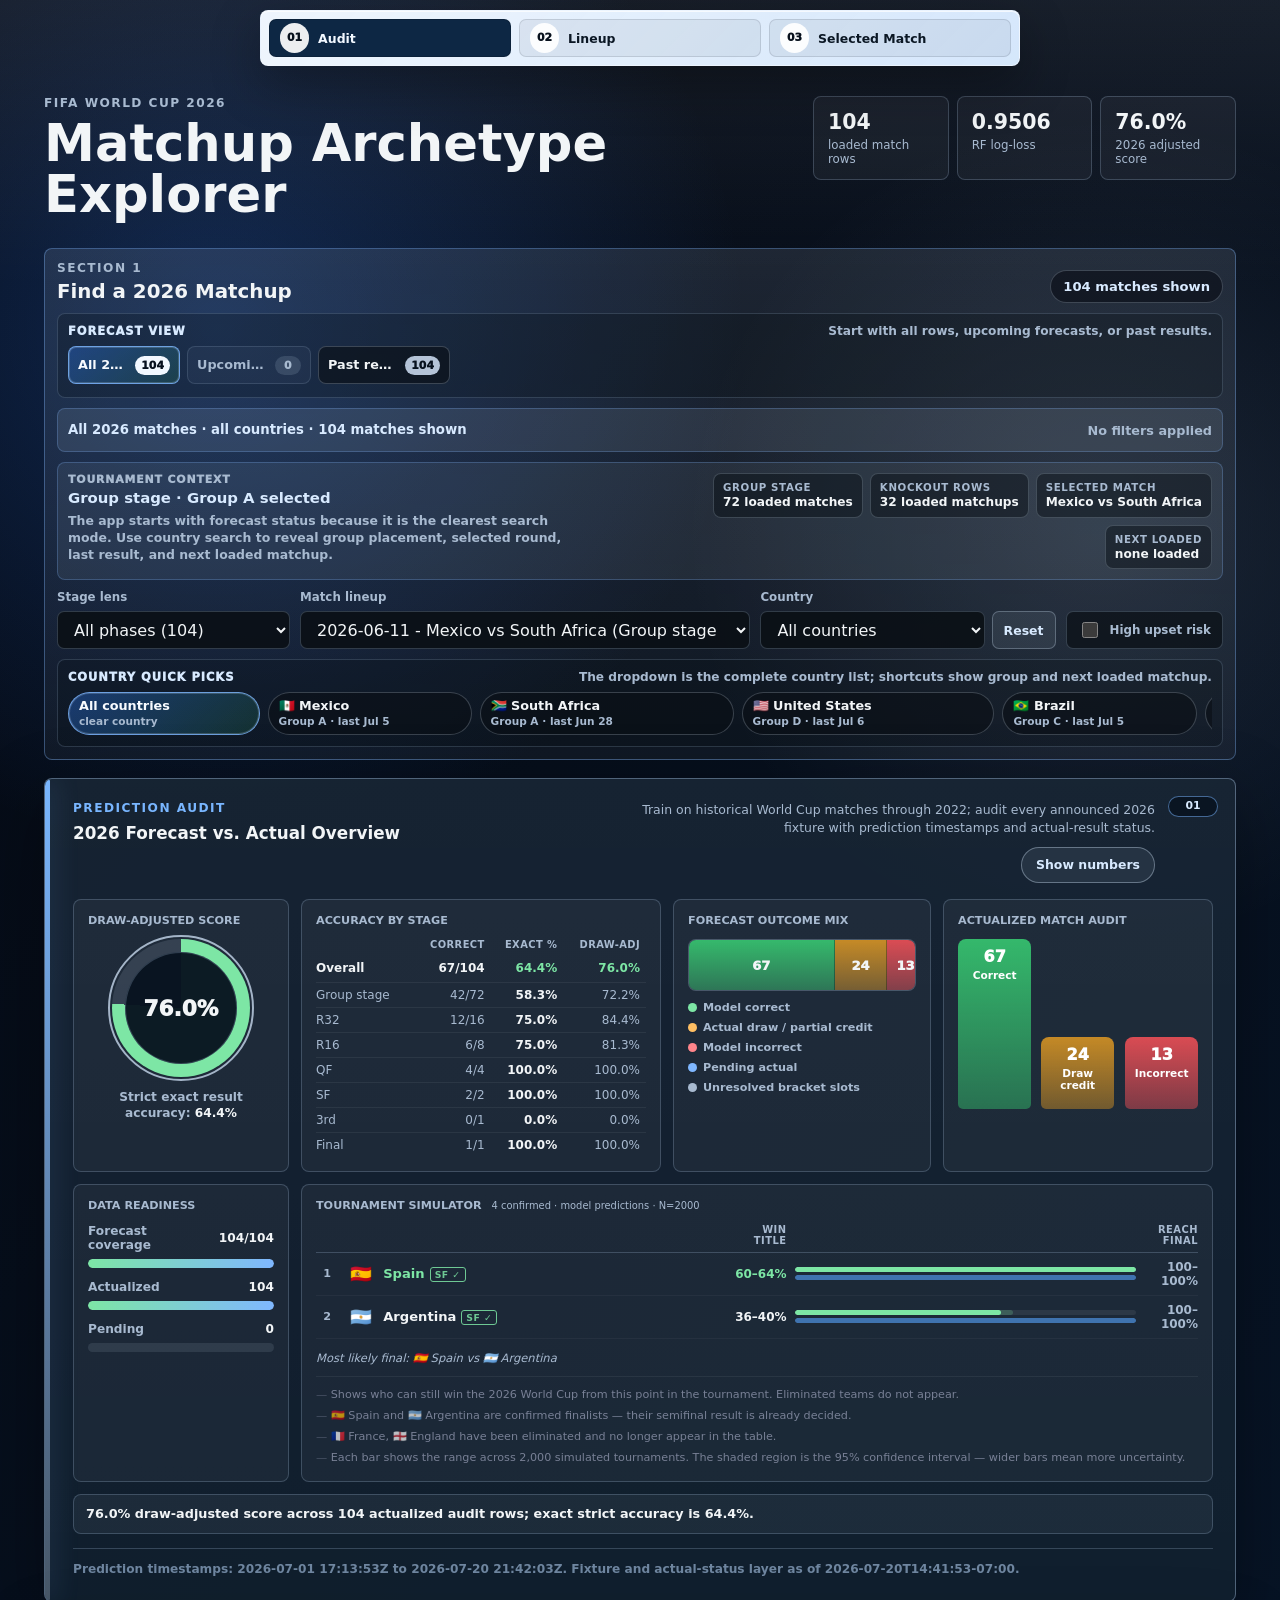
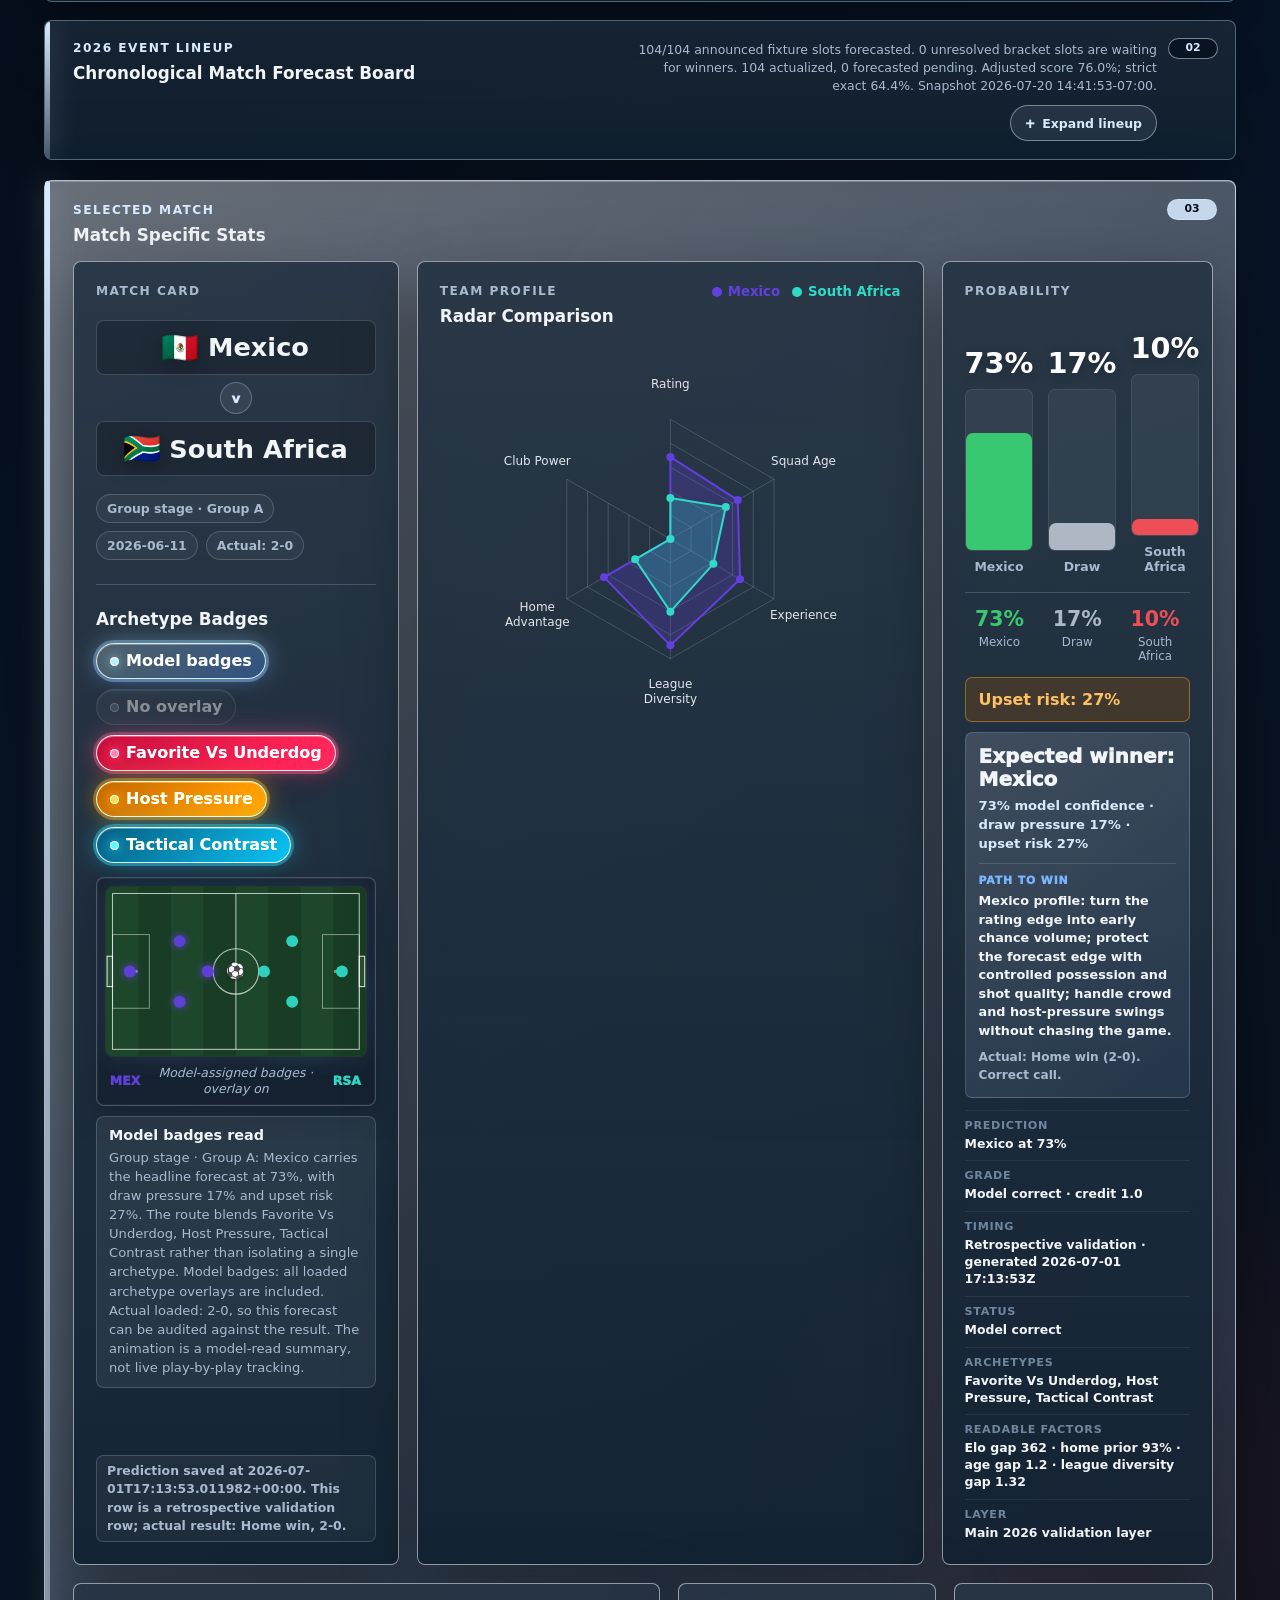
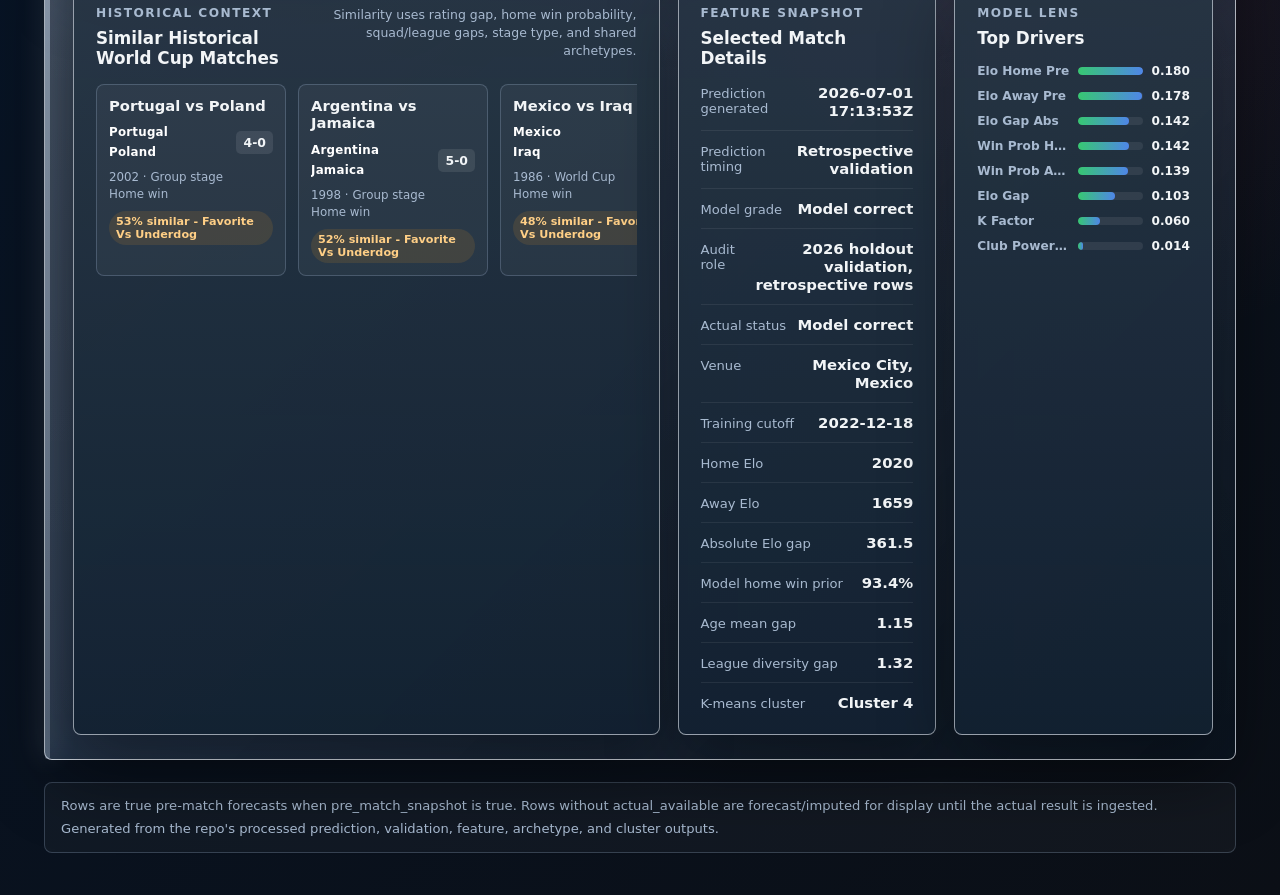
<file: index.html>
<!doctype html>
<html lang="en">
<head>
  <meta charset="utf-8">
  <meta http-equiv="refresh" content="0; url=/web/matchup-card/">
  <link rel="canonical" href="/web/matchup-card/">
  <title>World Cup 2026 Matchup Tracker</title>
  <style>
    body { background: #0d1117; color: #e6edf3; font-family: system-ui, sans-serif;
           display: flex; align-items: center; justify-content: center; height: 100vh; margin: 0; }
    a { color: #58a6ff; }
  </style>
</head>
<body>
  <p>Redirecting to <a href="/web/matchup-card/">worldcup26tracker.com/web/matchup-card/</a>…</p>
  <script>window.location.replace("/web/matchup-card/");</script>
</body>
</html>
</file>
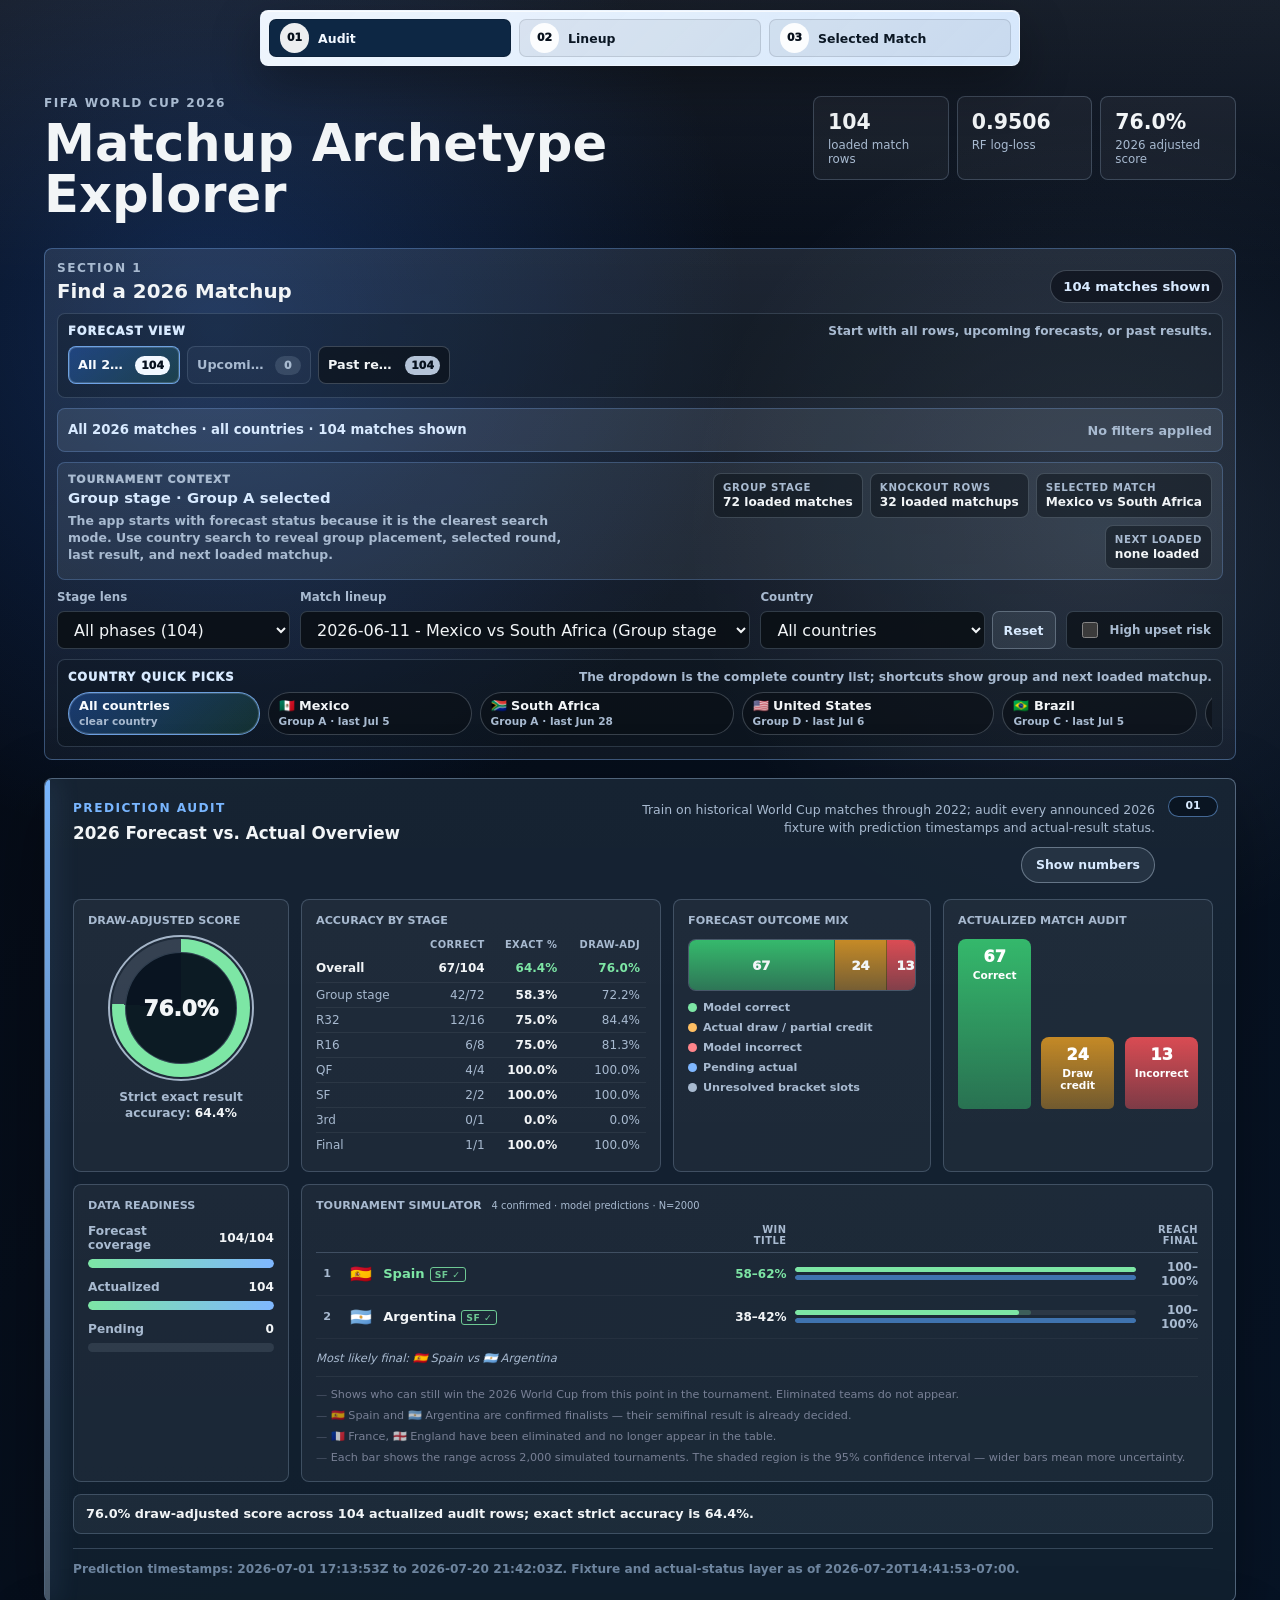
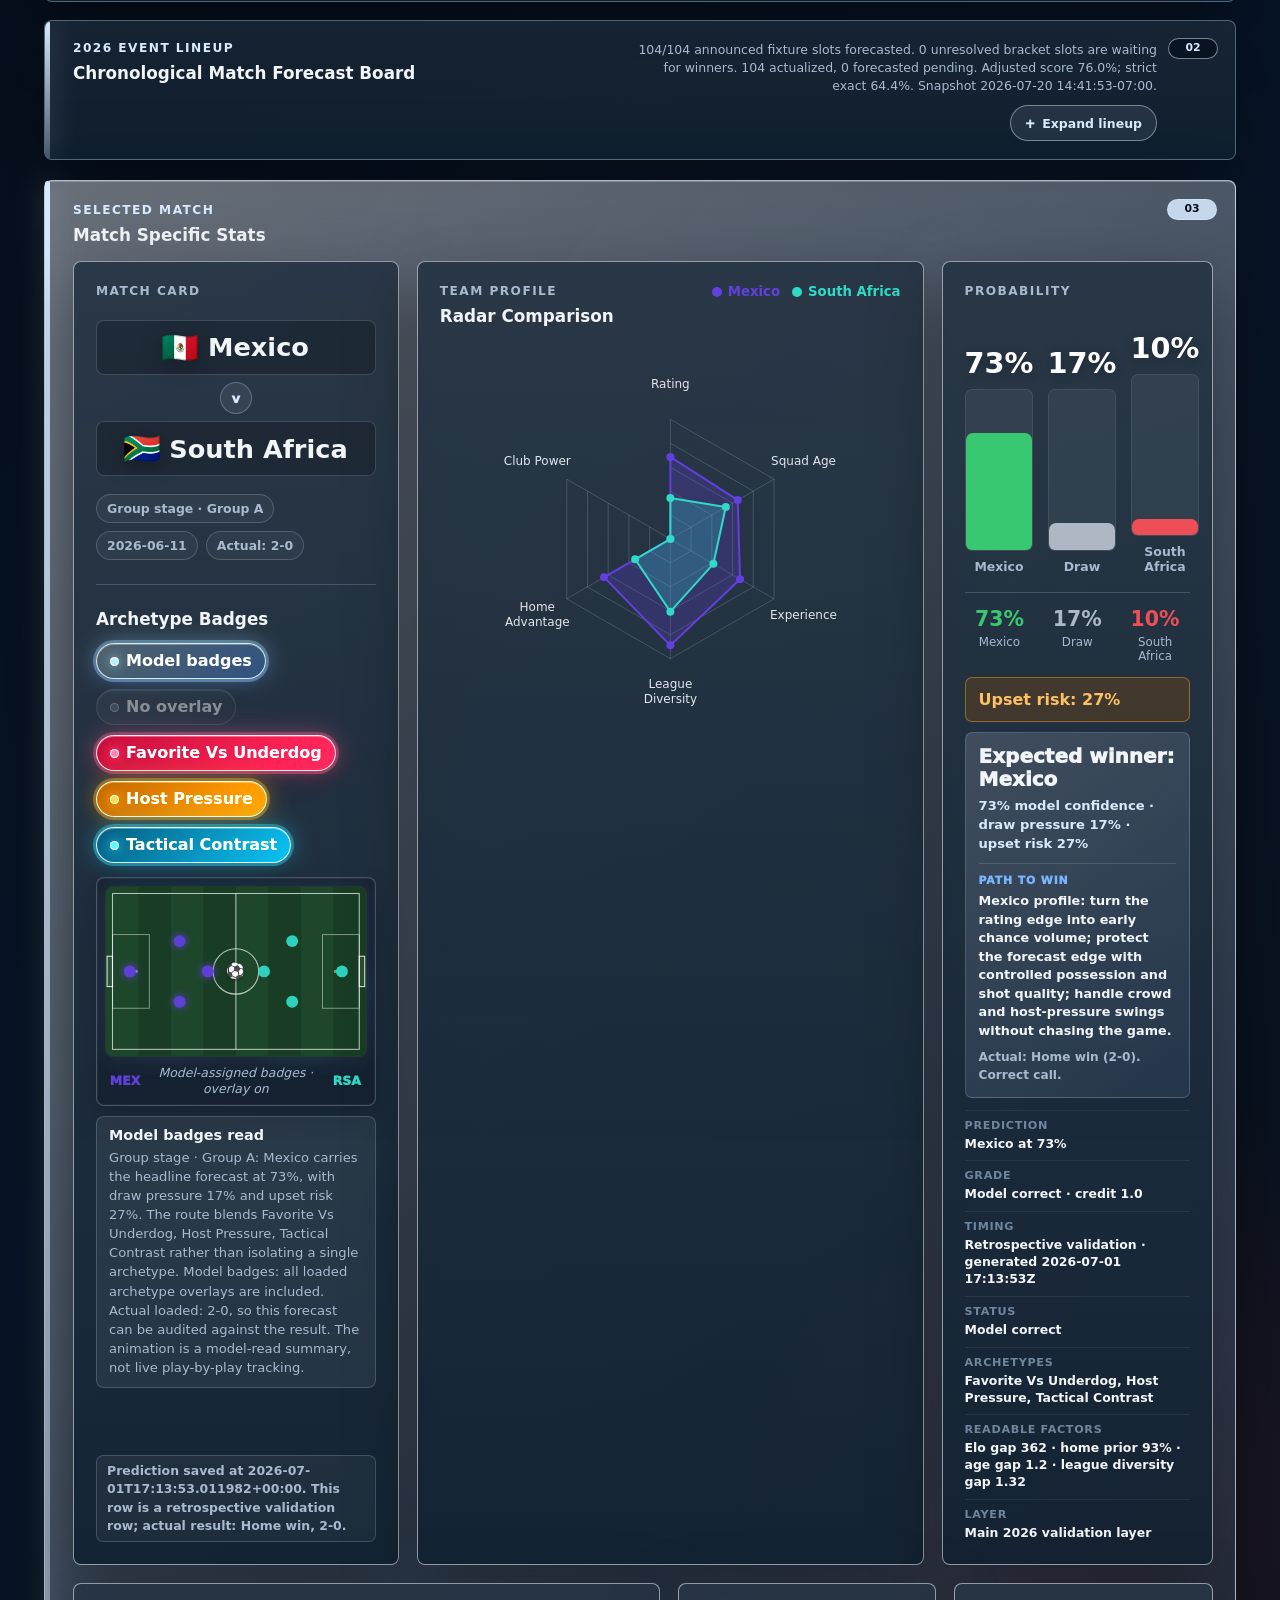
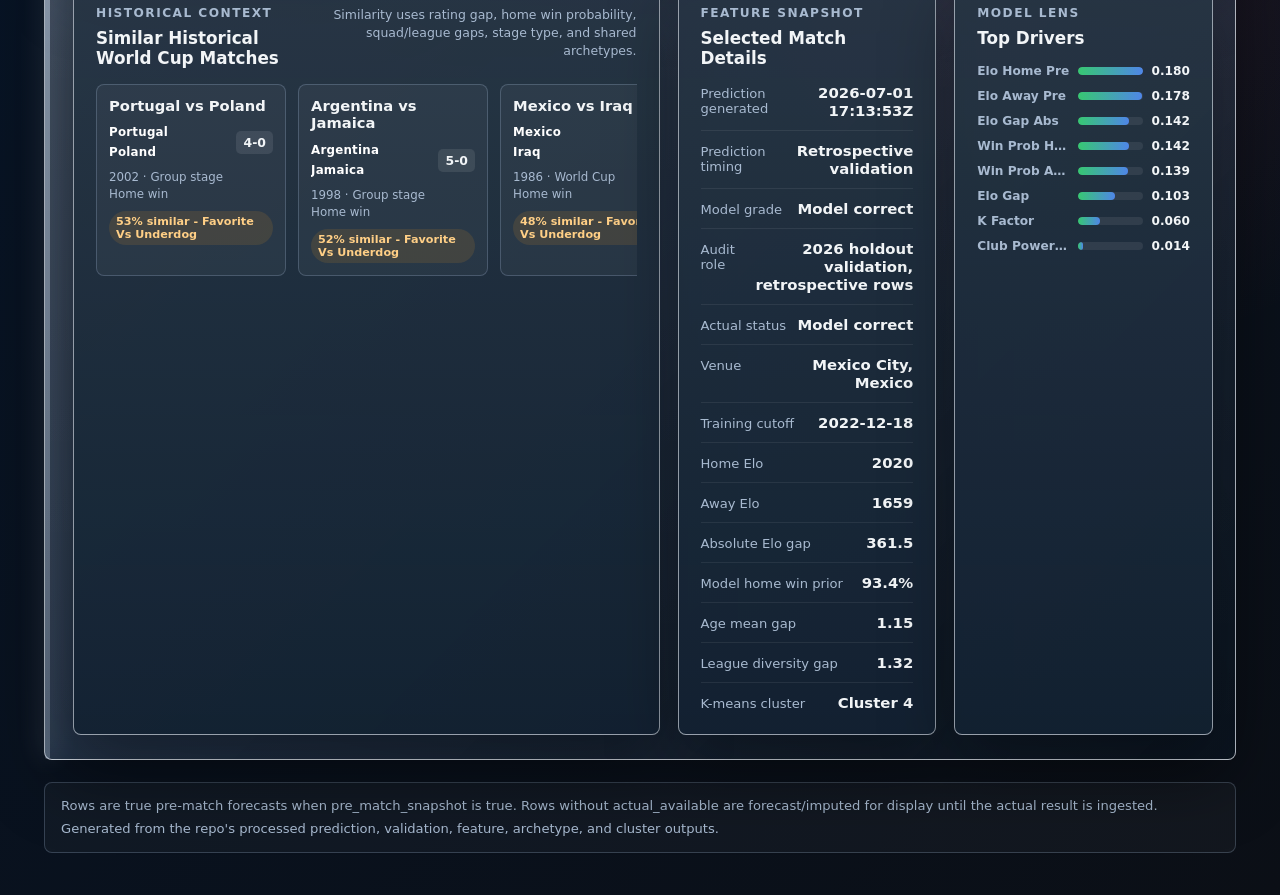
<file: web/matchup-card/index.html>
<!doctype html>
<html lang="en">
  <head>
    <meta charset="utf-8">
    <meta name="viewport" content="width=device-width, initial-scale=1">
    <title>World Cup 2026 — Matchup Tracker</title>
    <meta
      name="description"
      content="A data-backed matchup card for FIFA World Cup 2026 archetypes, probabilities, radar profiles, and similar historical matches."
    >
    <link rel="stylesheet" href="./styles-v59-uncertainty-callout.css?v=59a">
  </head>
  <body>
    <main class="app-shell">
      <header class="app-header">
        <div>
          <p class="eyebrow">FIFA World Cup 2026</p>
          <h1>Matchup Archetype Explorer</h1>
        </div>
        <div class="summary-strip" aria-label="Project summary">
          <div>
            <span id="match-count">--</span>
            <small>loaded match rows</small>
          </div>
          <div>
            <span id="model-loss">--</span>
            <small>RF log-loss</small>
          </div>
          <div>
            <span id="validation-acc">--</span>
            <small>2026 adjusted score</small>
          </div>
        </div>
      </header>

      <section class="toolbar compact-toolbar" aria-label="Match filters">
        <div class="toolbar-topline">
          <div>
            <p class="panel-kicker">Section 1</p>
            <h2>Find a 2026 Matchup</h2>
          </div>
          <strong id="filter-summary">Loading matches...</strong>
        </div>

        <div class="compact-filter-band">
          <div class="compact-band-head">
            <span>Forecast view</span>
            <small>Start with all rows, upcoming forecasts, or past results.</small>
          </div>
          <div class="filter-chip-row compact-view-row" id="view-chip-row" aria-label="Suggested match views"></div>
        </div>

        <div class="active-filter-strip" aria-live="polite">
          <span id="filter-status-line">Current view loading...</span>
          <div class="active-filter-row" id="active-filter-row"></div>
        </div>

        <div class="tournament-context" id="tournament-context" aria-live="polite">
          <div class="tournament-context-copy">
            <span>Tournament context</span>
            <strong id="context-title">Loading tournament context...</strong>
            <p id="context-copy"></p>
          </div>
          <div class="context-pill-row" id="context-pill-row"></div>
        </div>

        <div class="filter-controls compact-filter-controls">
          <label class="field">
            <span>Stage lens</span>
            <select id="stage-filter"></select>
          </label>
          <label class="field field-wide">
            <span>Match lineup</span>
            <select id="match-select"></select>
          </label>
          <label class="field country-filter-field">
            <span>Country</span>
            <div class="country-filter-control">
              <select id="country-filter"></select>
              <button class="reset-country" id="reset-country" type="button">Reset</button>
            </div>
          </label>
          <label class="toggle">
            <input id="upset-toggle" type="checkbox">
            <span>High upset risk</span>
          </label>
        </div>

        <div class="compact-country-band">
          <div class="compact-band-head">
            <span>Country quick picks</span>
            <small>The dropdown is the complete country list; shortcuts show group and next loaded matchup.</small>
          </div>
          <div class="filter-chip-row country-chip-row" id="country-chip-row" aria-label="Suggested country searches"></div>
        </div>
      </section>

      <nav class="section-nav" aria-label="Dashboard sections">
        <a class="section-nav-link section-nav-active" href="#prediction-audit" data-section-target="prediction-audit">
          <span>01</span>
          <strong>Audit</strong>
        </a>
        <a class="section-nav-link" href="#event-lineup" data-section-target="event-lineup">
          <span>02</span>
          <strong>Lineup</strong>
        </a>
        <a class="section-nav-link" href="#match-specific-stats" data-section-target="match-specific-stats">
          <span>03</span>
          <strong>Selected Match</strong>
        </a>
      </nav>

      <section class="panel audit-panel section-zone section-audit" id="prediction-audit" data-section="01">
        <div class="chart-head">
          <div>
            <div class="panel-kicker">Prediction Audit</div>
            <h2>2026 Forecast vs. Actual Overview</h2>
          </div>
          <div class="audit-head-actions">
            <p class="fine-print" id="audit-summary"></p>
            <button class="audit-view-toggle" id="audit-view-toggle" type="button" aria-pressed="false">
              Show numbers
            </button>
          </div>
        </div>
        <div class="audit-visual" id="audit-visual"></div>
        <div class="audit-grid" id="audit-grid" hidden>
          <div class="audit-stat-grid" id="audit-stat-grid"></div>
          <div class="audit-state-list" id="audit-state-list"></div>
        </div>
        <p class="audit-timestamp" id="audit-timestamp"></p>
      </section>

      <section class="panel lineup-panel section-zone section-lineup" id="event-lineup" data-section="02">
        <div class="chart-head">
          <div>
            <div class="panel-kicker">2026 Event Lineup</div>
            <h2>Chronological Match Forecast Board</h2>
          </div>
          <div class="lineup-head-actions">
            <p class="fine-print" id="lineup-status"></p>
            <button class="lineup-toggle" id="lineup-toggle" type="button" aria-expanded="false" aria-controls="lineup-body">
              Expand lineup
            </button>
          </div>
        </div>
        <div class="lineup-body" id="lineup-body" hidden>
          <div class="lineup-legend" aria-label="Lineup color legend">
            <span><i class="legend-dot dot-correct"></i>Model correct</span>
            <span><i class="legend-dot dot-incorrect"></i>Model incorrect</span>
            <span><i class="legend-dot dot-draw-push"></i>Actual draw / partial credit</span>
            <span><i class="legend-dot dot-pending"></i>Pending actual</span>
          </div>
          <div class="lineup-breakdown" id="lineup-breakdown"></div>
          <div class="timeline-list" id="timeline-list" aria-label="Chronological 2026 fixture lineup"></div>
          <div class="lineup-empty" id="lineup-empty">
            No fixtures match the current filters.
          </div>
        </div>
      </section>

      <section class="section-zone section-match match-section" id="match-specific-stats" data-section="03" aria-live="polite">
        <div class="chart-head match-section-head">
          <div>
            <div class="panel-kicker">Selected Match</div>
            <h2>Match Specific Stats</h2>
          </div>
        </div>

        <div class="main-grid">
        <article class="panel match-panel">
          <div class="panel-kicker">Match Card</div>
          <div class="team-line">
            <div class="team-lockup">
              <span class="team-mark mark-home" id="home-code" aria-label="Home country flag"></span>
              <strong id="home-team">Home</strong>
            </div>
            <span class="versus">v</span>
            <div class="team-lockup team-lockup-away">
              <span class="team-mark mark-away" id="away-code" aria-label="Away country flag"></span>
              <strong id="away-team">Away</strong>
            </div>
          </div>
          <div class="match-meta">
            <span id="match-stage">Stage</span>
            <span id="match-date">Date</span>
            <span id="match-score">Score</span>
          </div>
          <div class="divider"></div>
          <h2>Archetype Badges</h2>
          <div class="badge-list" id="badge-list"></div>
          <div class="archetype-playbook" aria-label="Animated archetype interpretation">
            <div class="archetype-pitch" id="archetype-pitch"></div>
            <div class="archetype-commentary" id="archetype-commentary"></div>
          </div>
          <div class="status-note" id="snapshot-note"></div>
        </article>

        <article class="panel radar-panel">
          <div class="chart-head">
            <div>
              <div class="panel-kicker">Team Profile</div>
              <h2>Radar Comparison</h2>
            </div>
            <div class="legend">
              <span><i class="legend-dot dot-home"></i><b id="legend-home">Home</b></span>
              <span><i class="legend-dot dot-away"></i><b id="legend-away">Away</b></span>
            </div>
          </div>
          <canvas id="radar-canvas" width="720" height="430"></canvas>
        </article>

        <article class="panel probability-panel">
          <div class="panel-kicker">Probability</div>
          <div class="prob-bars" id="prob-bars"></div>
          <div class="prob-table" id="prob-table"></div>
          <div class="upset-pill" id="upset-pill">Upset risk: --</div>
          <div class="uncertainty-callout" id="uncertainty-callout" hidden></div>
          <div class="prediction-call" id="prediction-call"></div>
          <div class="reasoning-list" id="reasoning-list"></div>
        </article>
        </div>

        <div class="detail-grid">
        <article class="panel wide-panel">
          <div class="chart-head">
            <div>
              <div class="panel-kicker">Historical Context</div>
              <h2>Similar Historical World Cup Matches</h2>
            </div>
            <p class="fine-print">Similarity uses rating gap, home win probability, squad/league gaps, stage type, and shared archetypes.</p>
          </div>
          <div class="similar-grid" id="similar-grid"></div>
        </article>

        <article class="panel">
          <div class="panel-kicker">Feature Snapshot</div>
          <h2>Selected Match Details</h2>
          <div class="metric-list" id="metric-list"></div>
        </article>

        <article class="panel">
          <div class="panel-kicker">Model Lens</div>
          <h2>Top Drivers</h2>
          <div class="importance-list" id="importance-list"></div>
        </article>
        </div>
      </section>

      <footer class="app-footer">
        <p id="data-caveat"></p>
        <p>Generated from the repo's processed prediction, validation, feature, archetype, and cluster outputs.</p>
      </footer>
    </main>

    <script>window.SIM_ENABLED = true;</script>
    <script src="./data/matchups-inline.js?v=60b"></script>
    <script src="./app-v60-sim-provenance.js?v=60a"></script>
  </body>
</html>
</file>
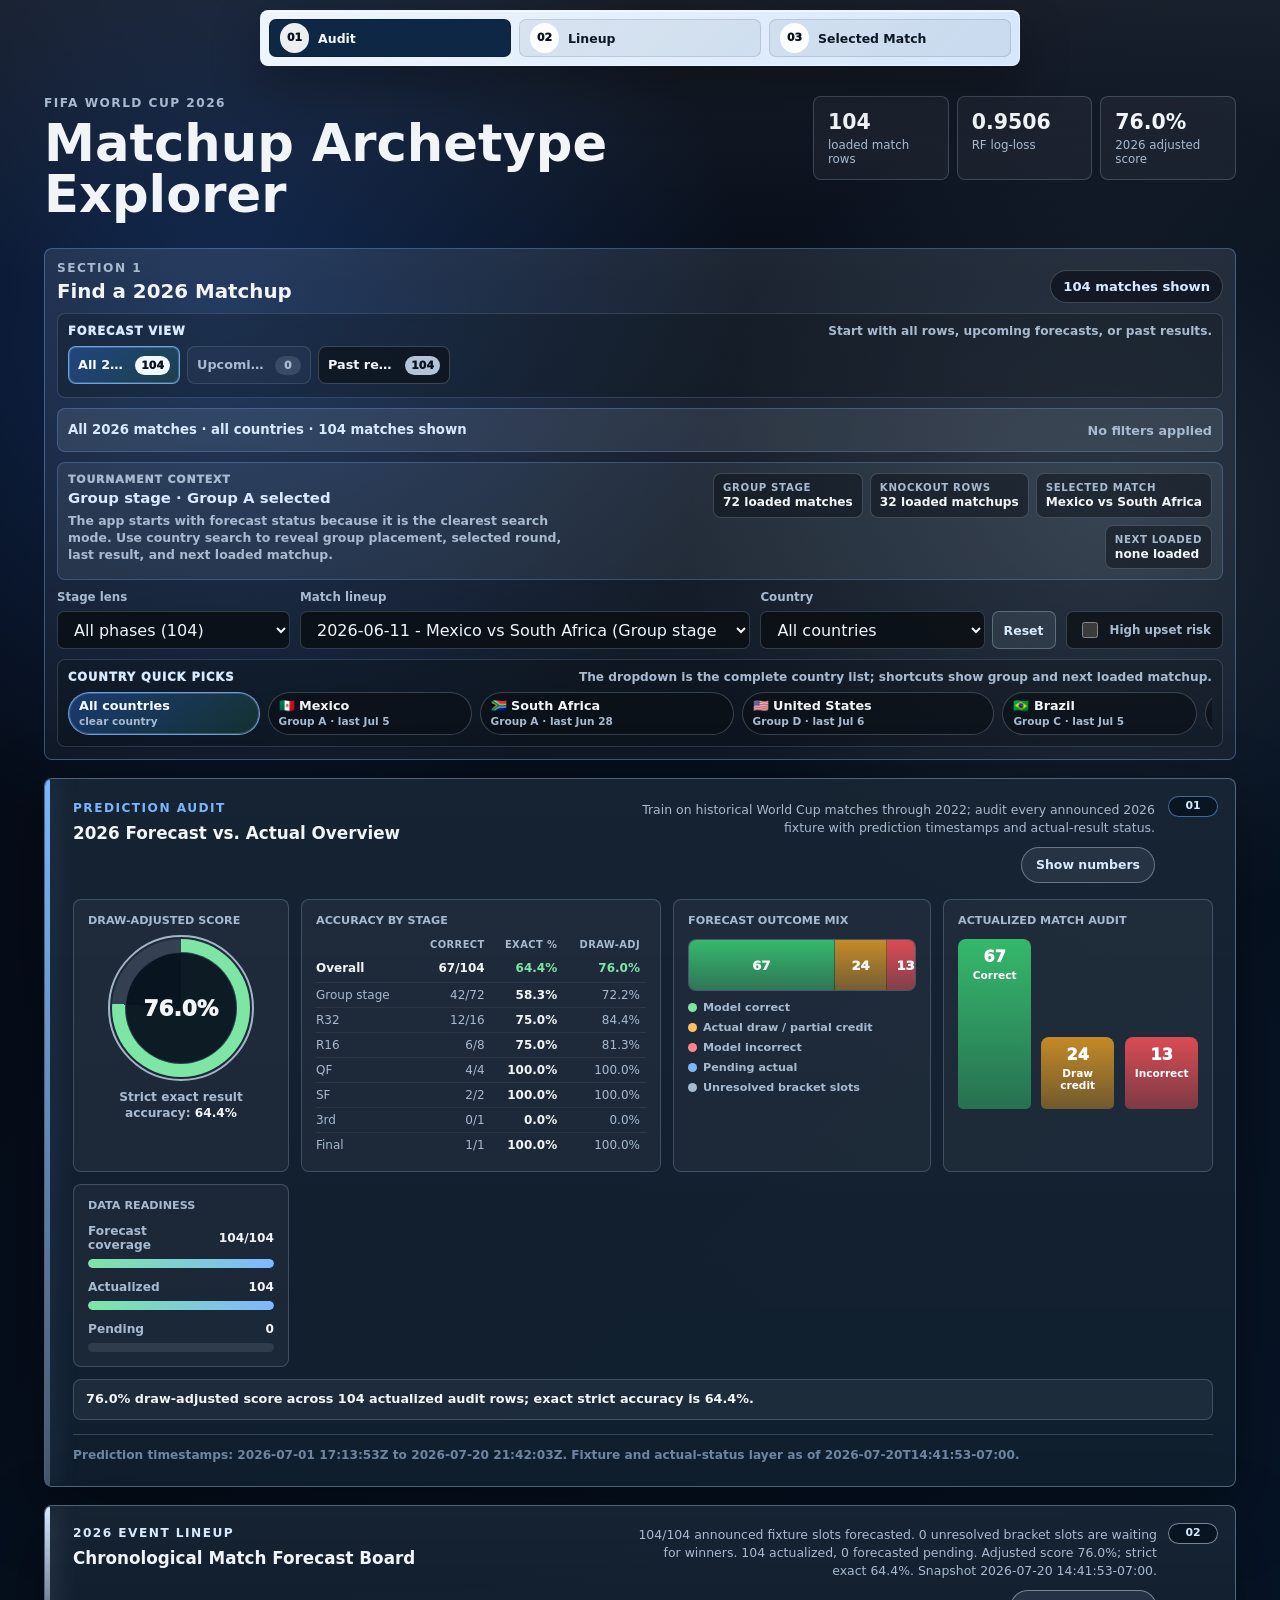
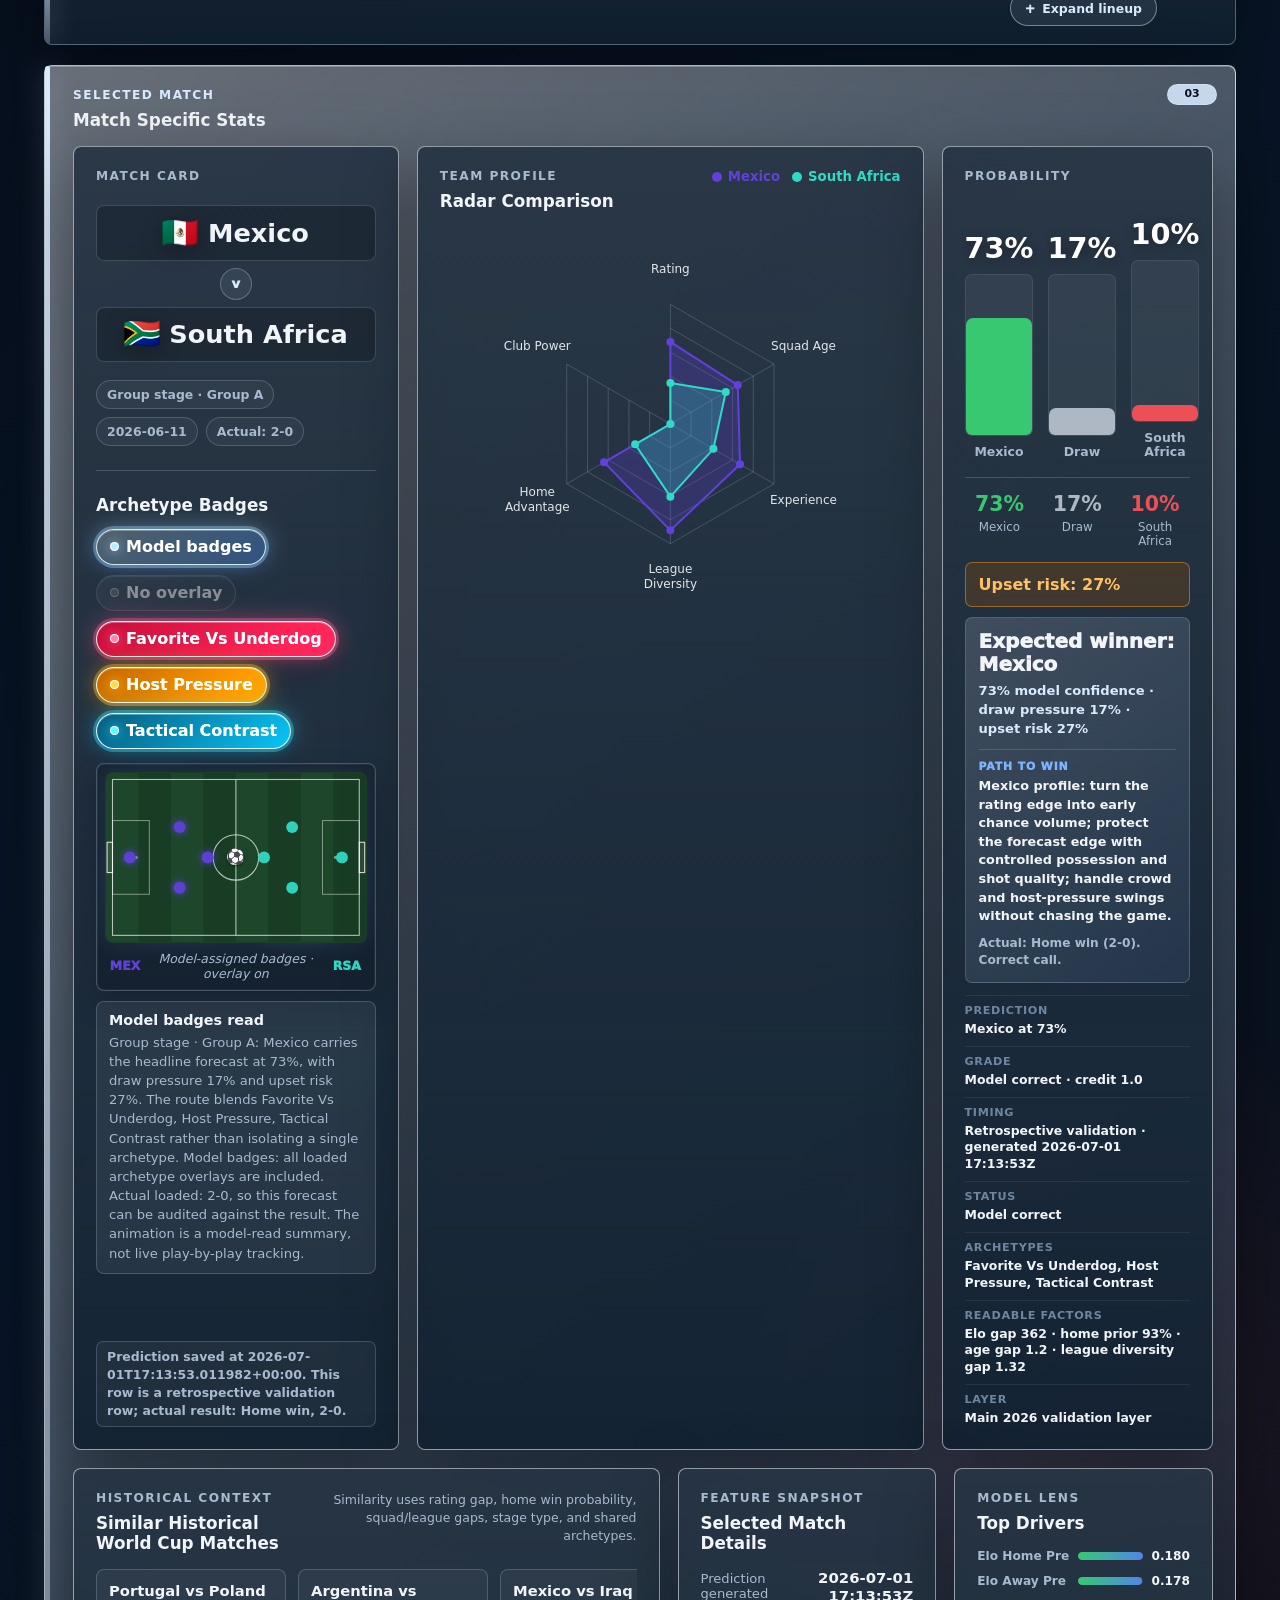
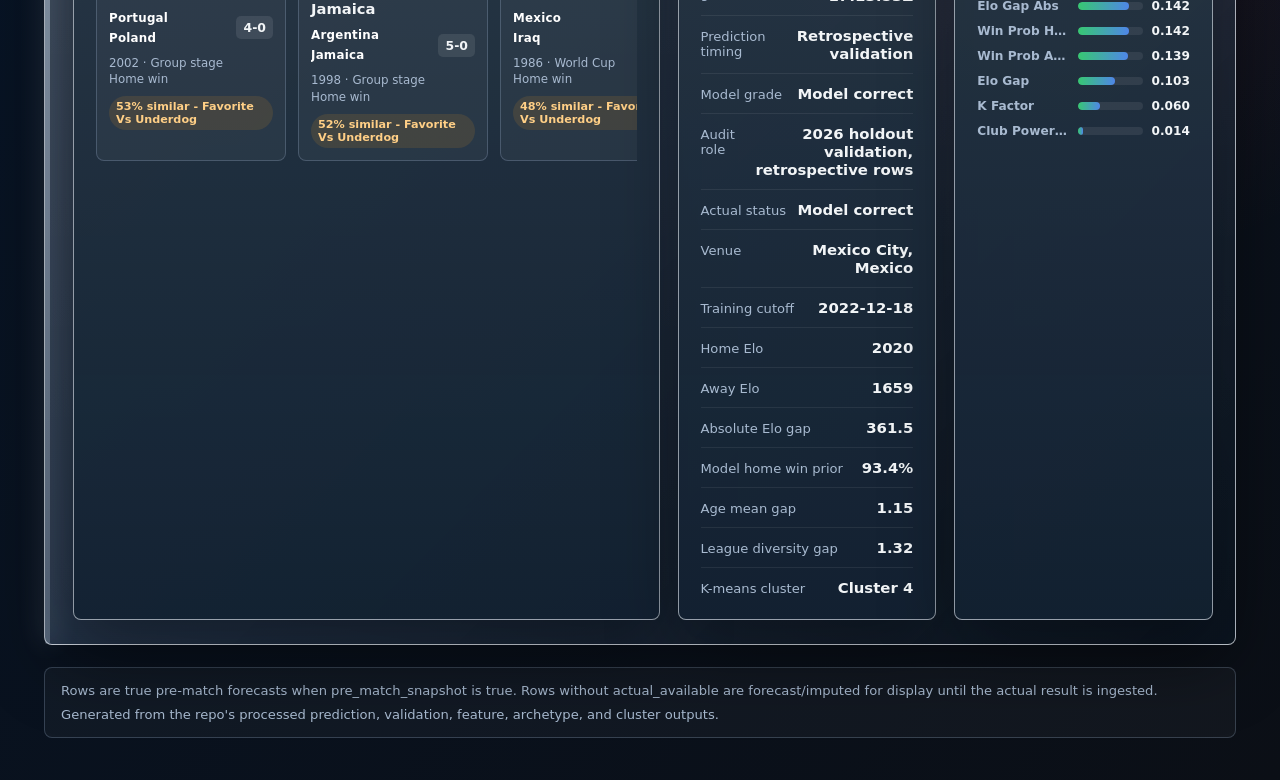
<file: web/matchup-card/index-a.html>
<!doctype html>
<html lang="en">
  <head>
    <meta charset="utf-8">
    <meta name="viewport" content="width=device-width, initial-scale=1">
    <title>World Cup 2026 Tracker — Variant A</title>
    <meta
      name="description"
      content="A data-backed matchup card for FIFA World Cup 2026 archetypes, probabilities, radar profiles, and similar historical matches."
    >
    <link rel="stylesheet" href="./styles-v59-uncertainty-callout.css?v=59a">
  </head>
  <body>
    <main class="app-shell">
      <header class="app-header">
        <div>
          <p class="eyebrow">FIFA World Cup 2026</p>
          <h1>Matchup Archetype Explorer</h1>
        </div>
        <div class="summary-strip" aria-label="Project summary">
          <div>
            <span id="match-count">--</span>
            <small>loaded match rows</small>
          </div>
          <div>
            <span id="model-loss">--</span>
            <small>RF log-loss</small>
          </div>
          <div>
            <span id="validation-acc">--</span>
            <small>2026 adjusted score</small>
          </div>
        </div>
      </header>

      <section class="toolbar compact-toolbar" aria-label="Match filters">
        <div class="toolbar-topline">
          <div>
            <p class="panel-kicker">Section 1</p>
            <h2>Find a 2026 Matchup</h2>
          </div>
          <strong id="filter-summary">Loading matches...</strong>
        </div>

        <div class="compact-filter-band">
          <div class="compact-band-head">
            <span>Forecast view</span>
            <small>Start with all rows, upcoming forecasts, or past results.</small>
          </div>
          <div class="filter-chip-row compact-view-row" id="view-chip-row" aria-label="Suggested match views"></div>
        </div>

        <div class="active-filter-strip" aria-live="polite">
          <span id="filter-status-line">Current view loading...</span>
          <div class="active-filter-row" id="active-filter-row"></div>
        </div>

        <div class="tournament-context" id="tournament-context" aria-live="polite">
          <div class="tournament-context-copy">
            <span>Tournament context</span>
            <strong id="context-title">Loading tournament context...</strong>
            <p id="context-copy"></p>
          </div>
          <div class="context-pill-row" id="context-pill-row"></div>
        </div>

        <div class="filter-controls compact-filter-controls">
          <label class="field">
            <span>Stage lens</span>
            <select id="stage-filter"></select>
          </label>
          <label class="field field-wide">
            <span>Match lineup</span>
            <select id="match-select"></select>
          </label>
          <label class="field country-filter-field">
            <span>Country</span>
            <div class="country-filter-control">
              <select id="country-filter"></select>
              <button class="reset-country" id="reset-country" type="button">Reset</button>
            </div>
          </label>
          <label class="toggle">
            <input id="upset-toggle" type="checkbox">
            <span>High upset risk</span>
          </label>
        </div>

        <div class="compact-country-band">
          <div class="compact-band-head">
            <span>Country quick picks</span>
            <small>The dropdown is the complete country list; shortcuts show group and next loaded matchup.</small>
          </div>
          <div class="filter-chip-row country-chip-row" id="country-chip-row" aria-label="Suggested country searches"></div>
        </div>
      </section>

      <nav class="section-nav" aria-label="Dashboard sections">
        <a class="section-nav-link section-nav-active" href="#prediction-audit" data-section-target="prediction-audit">
          <span>01</span>
          <strong>Audit</strong>
        </a>
        <a class="section-nav-link" href="#event-lineup" data-section-target="event-lineup">
          <span>02</span>
          <strong>Lineup</strong>
        </a>
        <a class="section-nav-link" href="#match-specific-stats" data-section-target="match-specific-stats">
          <span>03</span>
          <strong>Selected Match</strong>
        </a>
      </nav>

      <section class="panel audit-panel section-zone section-audit" id="prediction-audit" data-section="01">
        <div class="chart-head">
          <div>
            <div class="panel-kicker">Prediction Audit</div>
            <h2>2026 Forecast vs. Actual Overview</h2>
          </div>
          <div class="audit-head-actions">
            <p class="fine-print" id="audit-summary"></p>
            <button class="audit-view-toggle" id="audit-view-toggle" type="button" aria-pressed="false">
              Show numbers
            </button>
          </div>
        </div>
        <div class="audit-visual" id="audit-visual"></div>
        <div class="audit-grid" id="audit-grid" hidden>
          <div class="audit-stat-grid" id="audit-stat-grid"></div>
          <div class="audit-state-list" id="audit-state-list"></div>
        </div>
        <p class="audit-timestamp" id="audit-timestamp"></p>
      </section>

      <section class="panel lineup-panel section-zone section-lineup" id="event-lineup" data-section="02">
        <div class="chart-head">
          <div>
            <div class="panel-kicker">2026 Event Lineup</div>
            <h2>Chronological Match Forecast Board</h2>
          </div>
          <div class="lineup-head-actions">
            <p class="fine-print" id="lineup-status"></p>
            <button class="lineup-toggle" id="lineup-toggle" type="button" aria-expanded="false" aria-controls="lineup-body">
              Expand lineup
            </button>
          </div>
        </div>
        <div class="lineup-body" id="lineup-body" hidden>
          <div class="lineup-legend" aria-label="Lineup color legend">
            <span><i class="legend-dot dot-correct"></i>Model correct</span>
            <span><i class="legend-dot dot-incorrect"></i>Model incorrect</span>
            <span><i class="legend-dot dot-draw-push"></i>Actual draw / partial credit</span>
            <span><i class="legend-dot dot-pending"></i>Pending actual</span>
          </div>
          <div class="lineup-breakdown" id="lineup-breakdown"></div>
          <div class="timeline-list" id="timeline-list" aria-label="Chronological 2026 fixture lineup"></div>
          <div class="lineup-empty" id="lineup-empty">
            No fixtures match the current filters.
          </div>
        </div>
      </section>

      <section class="section-zone section-match match-section" id="match-specific-stats" data-section="03" aria-live="polite">
        <div class="chart-head match-section-head">
          <div>
            <div class="panel-kicker">Selected Match</div>
            <h2>Match Specific Stats</h2>
          </div>
        </div>

        <div class="main-grid">
        <article class="panel match-panel">
          <div class="panel-kicker">Match Card</div>
          <div class="team-line">
            <div class="team-lockup">
              <span class="team-mark mark-home" id="home-code" aria-label="Home country flag"></span>
              <strong id="home-team">Home</strong>
            </div>
            <span class="versus">v</span>
            <div class="team-lockup team-lockup-away">
              <span class="team-mark mark-away" id="away-code" aria-label="Away country flag"></span>
              <strong id="away-team">Away</strong>
            </div>
          </div>
          <div class="match-meta">
            <span id="match-stage">Stage</span>
            <span id="match-date">Date</span>
            <span id="match-score">Score</span>
          </div>
          <div class="divider"></div>
          <h2>Archetype Badges</h2>
          <div class="badge-list" id="badge-list"></div>
          <div class="archetype-playbook" aria-label="Animated archetype interpretation">
            <div class="archetype-pitch" id="archetype-pitch"></div>
            <div class="archetype-commentary" id="archetype-commentary"></div>
          </div>
          <div class="status-note" id="snapshot-note"></div>
        </article>

        <article class="panel radar-panel">
          <div class="chart-head">
            <div>
              <div class="panel-kicker">Team Profile</div>
              <h2>Radar Comparison</h2>
            </div>
            <div class="legend">
              <span><i class="legend-dot dot-home"></i><b id="legend-home">Home</b></span>
              <span><i class="legend-dot dot-away"></i><b id="legend-away">Away</b></span>
            </div>
          </div>
          <canvas id="radar-canvas" width="720" height="430"></canvas>
        </article>

        <article class="panel probability-panel">
          <div class="panel-kicker">Probability</div>
          <div class="prob-bars" id="prob-bars"></div>
          <div class="prob-table" id="prob-table"></div>
          <div class="upset-pill" id="upset-pill">Upset risk: --</div>
          <div class="uncertainty-callout" id="uncertainty-callout" hidden></div>
          <div class="prediction-call" id="prediction-call"></div>
          <div class="reasoning-list" id="reasoning-list"></div>
        </article>
        </div>

        <div class="detail-grid">
        <article class="panel wide-panel">
          <div class="chart-head">
            <div>
              <div class="panel-kicker">Historical Context</div>
              <h2>Similar Historical World Cup Matches</h2>
            </div>
            <p class="fine-print">Similarity uses rating gap, home win probability, squad/league gaps, stage type, and shared archetypes.</p>
          </div>
          <div class="similar-grid" id="similar-grid"></div>
        </article>

        <article class="panel">
          <div class="panel-kicker">Feature Snapshot</div>
          <h2>Selected Match Details</h2>
          <div class="metric-list" id="metric-list"></div>
        </article>

        <article class="panel">
          <div class="panel-kicker">Model Lens</div>
          <h2>Top Drivers</h2>
          <div class="importance-list" id="importance-list"></div>
        </article>
        </div>
      </section>

      <footer class="app-footer">
        <p id="data-caveat"></p>
        <p>Generated from the repo's processed prediction, validation, feature, archetype, and cluster outputs.</p>
      </footer>
    </main>

    <script>window.SIM_ENABLED = false;</script>
    <script src="./data/matchups-inline.js?v=60b"></script>
    <script src="./app-v60-sim-provenance.js?v=60a"></script>
  </body>
</html>
</file>
<file: web/matchup-card/styles-v59-uncertainty-callout.css>
:root {
  color-scheme: dark;
  --bg: #070c13;
  --bg-2: #0b1724;
  --panel: rgba(14, 29, 45, 0.88);
  --panel-strong: rgba(17, 41, 63, 0.94);
  --line: rgba(185, 213, 247, 0.22);
  --line-strong: rgba(185, 213, 247, 0.38);
  --text: #f2f5f7;
  --muted: #a8bad0;
  --soft: #6f86a0;
  --sport-blue: #2f7dff;
  --sport-blue-strong: #79b6ff;
  --ice-blue: #d8eaff;
  --home: #4f86e8;
  --away: #f0a33a;
  --draw: #aeb7c4;
  --win: #37c871;
  --loss: #ee4f56;
  --warn: #d79424;
  --correct: #37c871;
  --correct-strong: #7de6a5;
  --incorrect: #ee4f56;
  --incorrect-strong: #ff858b;
  --draw-push: #d79424;
  --draw-push-strong: #ffbf63;
  --pending: #7fb7ff;
  --pending-strong: #d8eaff;
  --radius: 8px;
  --shadow: 0 24px 70px rgba(0, 0, 0, 0.35);
}

.compact-toolbar {
  gap: 10px;
  padding: 12px;
  border-color: rgba(127, 183, 255, 0.36);
  background: linear-gradient(180deg, rgba(216, 234, 255, 0.11), rgba(255, 255, 255, 0.045));
}

.toolbar-topline {
  display: flex;
  align-items: end;
  justify-content: space-between;
  gap: 16px;
}

.toolbar-topline h2 {
  font-size: 1.24rem;
}

.toolbar-topline .panel-kicker {
  margin-bottom: 5px;
}

.toolbar-topline > strong {
  flex: 0 0 auto;
  border: 1px solid rgba(216, 234, 255, 0.22);
  border-radius: 999px;
  padding: 8px 12px;
  color: var(--ice-blue);
  background: rgba(7, 12, 19, 0.58);
  font-size: 0.82rem;
}

.compact-filter-band,
.compact-country-band {
  display: grid;
  gap: 8px;
  min-width: 0;
  border: 1px solid rgba(185, 213, 247, 0.18);
  border-radius: var(--radius);
  padding: 10px;
  background: rgba(7, 12, 19, 0.25);
}

.compact-band-head {
  display: flex;
  align-items: baseline;
  justify-content: space-between;
  gap: 14px;
}

.compact-band-head span {
  color: var(--ice-blue);
  font-size: 0.72rem;
  font-weight: 950;
  letter-spacing: 0.08em;
  text-transform: uppercase;
}

.compact-band-head small {
  color: var(--muted);
  font-size: 0.76rem;
  font-weight: 750;
  text-align: right;
}

.compact-view-row {
  display: grid;
  grid-template-columns: repeat(7, minmax(104px, 1fr));
  gap: 7px;
}

.compact-view-row .filter-chip {
  min-width: 0;
  min-height: 38px;
  border-radius: 8px;
  padding: 7px 9px;
}

.compact-view-row .filter-chip span {
  overflow: hidden;
  text-overflow: ellipsis;
  white-space: nowrap;
}

.compact-view-row .filter-chip small {
  display: none;
}

.active-filter-strip {
  display: grid;
  grid-template-columns: minmax(230px, auto) 1fr;
  align-items: center;
  gap: 12px;
  min-height: 44px;
  border: 1px solid rgba(127, 183, 255, 0.25);
  border-radius: var(--radius);
  padding: 8px 10px;
  background: rgba(216, 234, 255, 0.1);
}

.active-filter-strip > span {
  color: var(--ice-blue);
  font-size: 0.83rem;
  font-weight: 850;
  line-height: 1.25;
}

.active-filter-row {
  display: flex;
  flex-wrap: wrap;
  justify-content: flex-end;
  gap: 7px;
}

.active-filter-none {
  color: var(--muted);
  font-size: 0.8rem;
  font-weight: 800;
}

.active-filter-pill {
  display: inline-flex;
  align-items: center;
  gap: 7px;
  min-height: 30px;
  border: 1px solid rgba(216, 234, 255, 0.26);
  border-radius: 999px;
  padding: 5px 8px 5px 10px;
  color: var(--text);
  background: rgba(10, 16, 22, 0.62);
  cursor: pointer;
  font-size: 0.76rem;
  font-weight: 850;
}

.active-filter-pill strong {
  display: grid;
  width: 17px;
  height: 17px;
  place-items: center;
  border-radius: 999px;
  color: #07111e;
  background: rgba(216, 234, 255, 0.86);
  font-size: 0.68rem;
  line-height: 1;
}

.compact-filter-controls {
  grid-template-columns: minmax(160px, 0.75fr) minmax(280px, 1.45fr) minmax(260px, 0.95fr) minmax(132px, auto);
  gap: 10px;
}

.compact-filter-controls .field span,
.compact-filter-controls .toggle span {
  font-size: 0.74rem;
}

.compact-filter-controls select,
.compact-filter-controls .reset-country,
.compact-filter-controls .toggle {
  min-height: 38px;
}

.compact-filter-controls .toggle {
  padding: 0 11px;
}

.compact-country-band {
  padding-bottom: 8px;
}

.compact-country-band .country-chip-row {
  flex-wrap: nowrap;
  overflow-x: auto;
  overscroll-behavior-x: contain;
  padding-bottom: 3px;
  scrollbar-width: thin;
}

.compact-country-band .filter-chip {
  min-height: 36px;
  min-width: max-content;
  padding: 6px 10px;
}

.compact-country-band .filter-chip small {
  white-space: nowrap;
}

html {
  scroll-behavior: smooth;
  scroll-padding-top: 104px;
}

* {
  box-sizing: border-box;
}

body {
  margin: 0;
  min-height: 100vh;
  font-family: Inter, ui-sans-serif, system-ui, -apple-system, BlinkMacSystemFont, "Segoe UI", sans-serif;
  color: var(--text);
  background:
    linear-gradient(180deg, rgba(242, 248, 255, 0.08), transparent 18rem),
    radial-gradient(circle at 17% 8%, rgba(47, 125, 255, 0.25), transparent 33rem),
    radial-gradient(circle at 86% 13%, rgba(216, 234, 255, 0.1), transparent 26rem),
    radial-gradient(circle at 84% 76%, rgba(238, 79, 86, 0.1), transparent 28rem),
    linear-gradient(135deg, #050912 0%, #071426 54%, #0b0f16 100%);
}

button,
input,
select {
  font: inherit;
}

.app-shell {
  width: min(1440px, 100%);
  margin: 0 auto;
  padding: 96px clamp(16px, 4vw, 44px) 42px;
}

.app-header {
  display: flex;
  align-items: flex-start;
  justify-content: space-between;
  gap: 24px;
  margin-bottom: 28px;
}

.eyebrow,
.panel-kicker {
  margin: 0 0 8px;
  color: var(--muted);
  font-size: 0.76rem;
  font-weight: 700;
  letter-spacing: 0.12em;
  text-transform: uppercase;
}

h1 {
  margin: 0;
  font-size: clamp(2rem, 4vw, 3.8rem);
  line-height: 1;
  letter-spacing: 0;
}

h2 {
  margin: 0;
  font-size: 1.05rem;
  letter-spacing: 0;
}

.summary-strip {
  display: grid;
  grid-template-columns: repeat(3, minmax(86px, 1fr));
  gap: 8px;
  min-width: min(390px, 100%);
}

.summary-strip div {
  min-height: 72px;
  padding: 13px 14px;
  border: 1px solid var(--line);
  border-radius: var(--radius);
  background: rgba(255, 255, 255, 0.045);
}

.summary-strip span {
  display: block;
  color: var(--text);
  font-size: 1.28rem;
  font-weight: 800;
}

.summary-strip small {
  display: block;
  margin-top: 4px;
  color: var(--muted);
  font-size: 0.74rem;
}

.toolbar {
  display: grid;
  grid-template-columns: 1fr;
  align-items: stretch;
  gap: 14px;
  margin-bottom: 18px;
  padding: 14px;
  border: 1px solid var(--line);
  border-radius: var(--radius);
  background: rgba(255, 255, 255, 0.04);
}

.filter-guide {
  display: grid;
  gap: 10px;
}

.filter-shelf {
  min-width: 0;
  border: 1px solid rgba(185, 213, 247, 0.18);
  border-radius: var(--radius);
  padding: 11px;
  background: linear-gradient(180deg, rgba(216, 234, 255, 0.07), rgba(255, 255, 255, 0.025));
}

.filter-shelf-head {
  display: flex;
  align-items: baseline;
  justify-content: space-between;
  gap: 12px;
  margin-bottom: 9px;
}

.filter-shelf-head span {
  color: var(--ice-blue);
  font-size: 0.74rem;
  font-weight: 900;
  letter-spacing: 0.06em;
  text-transform: uppercase;
}

.filter-shelf-head strong {
  color: var(--muted);
  font-size: 0.76rem;
  font-weight: 800;
  line-height: 1.35;
  text-align: right;
}

.filter-chip-row {
  display: flex;
  flex-wrap: wrap;
  gap: 8px;
}

.filter-chip {
  display: grid;
  grid-template-columns: minmax(0, auto) auto;
  gap: 3px 8px;
  align-items: center;
  min-height: 44px;
  min-width: max-content;
  border: 1px solid rgba(216, 234, 255, 0.22);
  border-radius: 999px;
  padding: 7px 12px;
  color: var(--text);
  background: rgba(10, 16, 22, 0.62);
  cursor: pointer;
  text-align: left;
}

.filter-chip span {
  font-size: 0.8rem;
  font-weight: 900;
  line-height: 1.1;
}

.filter-chip strong {
  min-width: 1.65rem;
  border-radius: 999px;
  padding: 3px 6px;
  color: #07111e;
  background: rgba(216, 234, 255, 0.82);
  font-size: 0.68rem;
  font-weight: 950;
  text-align: center;
  white-space: nowrap;
}

.filter-chip small {
  grid-column: 1 / -1;
  color: var(--muted);
  font-size: 0.66rem;
  font-weight: 800;
  line-height: 1.1;
}

.filter-chip:hover,
.filter-chip:focus-visible {
  border-color: rgba(216, 234, 255, 0.64);
  background: rgba(216, 234, 255, 0.11);
  outline: none;
}

.filter-chip-active {
  border-color: rgba(127, 183, 255, 0.82);
  color: #f8fbff;
  background: linear-gradient(135deg, rgba(47, 125, 255, 0.34), rgba(55, 200, 113, 0.14));
  box-shadow: inset 0 0 0 1px rgba(216, 234, 255, 0.2);
}

.filter-chip-active strong {
  background: #f2f8ff;
}

.filter-chip-zero {
  border-color: rgba(168, 186, 208, 0.18);
  color: var(--muted);
  background: rgba(168, 186, 208, 0.055);
}

.filter-chip-zero strong {
  color: var(--muted);
  background: rgba(168, 186, 208, 0.18);
}

.country-chip-row .filter-chip {
  grid-template-columns: minmax(0, auto) auto;
}

.filter-controls {
  display: grid;
  grid-template-columns: minmax(170px, 0.75fr) minmax(280px, 1.45fr) minmax(170px, 0.85fr) auto;
  align-items: end;
  gap: 12px;
}

.field {
  display: grid;
  gap: 7px;
  min-width: 0;
}

.field span,
.toggle span {
  color: var(--muted);
  font-size: 0.78rem;
  font-weight: 700;
}

select {
  width: 100%;
  min-height: 42px;
  padding: 0 12px;
  border: 1px solid var(--line);
  border-radius: 7px;
  outline: none;
  color: var(--text);
  background: rgba(10, 16, 22, 0.9);
}

select:disabled {
  color: var(--soft);
  cursor: not-allowed;
  opacity: 0.78;
}

.country-filter-control {
  display: grid;
  grid-template-columns: minmax(0, 1fr) auto;
  gap: 7px;
}

.reset-country {
  min-height: 42px;
  border: 1px solid rgba(216, 234, 255, 0.28);
  border-radius: 7px;
  padding: 0 11px;
  color: var(--ice-blue);
  background: rgba(216, 234, 255, 0.08);
  cursor: pointer;
  font-size: 0.78rem;
  font-weight: 850;
}

.reset-country:hover,
.reset-country:focus-visible {
  border-color: rgba(216, 234, 255, 0.58);
  background: rgba(216, 234, 255, 0.14);
  outline: none;
}

select:focus {
  border-color: rgba(96, 165, 250, 0.75);
  box-shadow: 0 0 0 3px rgba(96, 165, 250, 0.15);
}

.toggle {
  display: inline-flex;
  align-items: center;
  justify-content: center;
  gap: 9px;
  min-height: 42px;
  padding: 0 14px;
  border: 1px solid var(--line);
  border-radius: 7px;
  background: rgba(10, 16, 22, 0.72);
  white-space: nowrap;
}

.toggle input {
  width: 16px;
  height: 16px;
  accent-color: var(--warn);
}

.section-nav {
  position: fixed;
  top: 10px;
  left: 50%;
  z-index: 80;
  display: grid;
  grid-template-columns: repeat(3, minmax(110px, 1fr));
  gap: 8px;
  width: min(760px, calc(100% - 32px));
  margin: 0;
  padding: 8px;
  border: 1px solid rgba(242, 248, 255, 0.68);
  border-radius: var(--radius);
  background:
    linear-gradient(135deg, rgba(242, 248, 255, 0.94), rgba(216, 234, 255, 0.86)),
    rgba(216, 234, 255, 0.9);
  box-shadow: 0 18px 50px rgba(0, 0, 0, 0.32), inset 0 1px 0 rgba(255, 255, 255, 0.72);
  transform: translateX(-50%);
  backdrop-filter: blur(18px);
}

.section-nav-link {
  display: flex;
  align-items: center;
  gap: 9px;
  min-width: 0;
  min-height: 38px;
  border: 1px solid rgba(10, 23, 38, 0.12);
  border-radius: 7px;
  padding: 0 10px;
  color: #0b1724;
  background: rgba(9, 24, 41, 0.06);
  text-decoration: none;
}

.section-nav-link:hover,
.section-nav-link:focus-visible,
.section-nav-active {
  border-color: rgba(9, 24, 41, 0.36);
  color: #f2f8ff;
  background: #0d2744;
  outline: none;
}

.section-nav-link span {
  display: inline-flex;
  align-items: center;
  justify-content: center;
  flex: 0 0 1.82rem;
  height: 1.82rem;
  border-radius: 999px;
  color: #08111d;
  background: rgba(255, 255, 255, 0.92);
  font-size: 0.68rem;
  font-weight: 950;
}

.section-nav-link strong {
  min-width: 0;
  overflow: hidden;
  font-size: 0.78rem;
  text-overflow: ellipsis;
  white-space: nowrap;
}

.section-zone {
  --section-accent: var(--sport-blue-strong);
  --section-wash: rgba(47, 125, 255, 0.12);
  position: relative;
  isolation: isolate;
  scroll-margin-top: 104px;
}

.panel.section-zone {
  overflow: hidden;
}

.section-zone::before {
  content: "";
  position: absolute;
  top: 0;
  bottom: 0;
  left: 0;
  z-index: 0;
  width: 5px;
  border-radius: 999px;
  background: linear-gradient(180deg, var(--section-accent), rgba(216, 234, 255, 0.28));
  box-shadow: 0 0 26px color-mix(in srgb, var(--section-accent) 38%, transparent);
}

.section-zone::after {
  content: attr(data-section);
  position: absolute;
  top: 17px;
  right: 17px;
  z-index: 1;
  min-width: 2rem;
  border: 1px solid color-mix(in srgb, var(--section-accent) 52%, transparent);
  border-radius: 999px;
  padding: 4px 8px;
  color: var(--ice-blue);
  background: rgba(6, 16, 28, 0.72);
  font-size: 0.68rem;
  font-weight: 900;
  line-height: 1;
  text-align: center;
}

.panel.section-zone > *,
.match-section > * {
  position: relative;
  z-index: 1;
}

.section-zone > .chart-head {
  padding-right: 58px;
}

.section-zone > .chart-head .panel-kicker {
  color: var(--section-accent);
}

.section-audit {
  --section-accent: #79b6ff;
  --section-wash: rgba(47, 125, 255, 0.13);
  border-color: rgba(121, 182, 255, 0.5);
  background:
    linear-gradient(90deg, rgba(47, 125, 255, 0.16), transparent 32%),
    linear-gradient(180deg, rgba(255, 255, 255, 0.05), rgba(255, 255, 255, 0.018)),
    var(--panel);
}

.section-lineup {
  --section-accent: #d8eaff;
  --section-wash: rgba(216, 234, 255, 0.1);
  border-color: rgba(216, 234, 255, 0.44);
  background:
    linear-gradient(90deg, rgba(216, 234, 255, 0.13), transparent 30%),
    linear-gradient(180deg, rgba(255, 255, 255, 0.045), rgba(255, 255, 255, 0.016)),
    var(--panel);
}

.match-section {
  --section-accent: #d8eaff;
  margin-top: 20px;
  border: 1px solid rgba(242, 248, 255, 0.7);
  border-radius: var(--radius);
  padding: 22px 22px 24px 28px;
  background:
    linear-gradient(135deg, rgba(242, 248, 255, 0.32), rgba(216, 234, 255, 0.2) 38%, rgba(127, 183, 255, 0.13) 68%, rgba(6, 18, 31, 0.66)),
    linear-gradient(180deg, rgba(255, 255, 255, 0.13), rgba(255, 255, 255, 0.035));
  box-shadow: 0 24px 70px rgba(0, 0, 0, 0.24), inset 0 1px 0 rgba(255, 255, 255, 0.24);
}

.match-section::after {
  top: 18px;
  right: 18px;
  color: #08111d;
  background: rgba(216, 234, 255, 0.88);
}

.match-section-head {
  margin-bottom: 16px;
  padding-right: 58px;
}

.match-section .panel {
  border-color: rgba(242, 248, 255, 0.56);
  background:
    linear-gradient(180deg, rgba(242, 248, 255, 0.12), rgba(216, 234, 255, 0.045)),
    rgba(9, 24, 41, 0.92);
}

.main-grid {
  display: grid;
  grid-template-columns: minmax(260px, 0.9fr) minmax(360px, 1.4fr) minmax(270px, 0.75fr);
  gap: 18px;
  align-items: stretch;
}

.audit-panel {
  margin-bottom: 18px;
  padding: 22px 22px 22px 28px;
}

.audit-head-actions {
  display: grid;
  justify-items: end;
  gap: 10px;
  min-width: min(460px, 100%);
}

.audit-view-toggle {
  min-height: 36px;
  border: 1px solid rgba(216, 234, 255, 0.36);
  border-radius: 999px;
  padding: 0 14px;
  color: var(--ice-blue);
  background: rgba(216, 234, 255, 0.08);
  cursor: pointer;
  font-size: 0.78rem;
  font-weight: 900;
}

.audit-view-toggle:hover,
.audit-view-toggle:focus-visible {
  border-color: rgba(216, 234, 255, 0.68);
  background: rgba(216, 234, 255, 0.15);
  outline: none;
}

.audit-visual[hidden],
.audit-grid[hidden] {
  display: none;
}

.audit-visual-grid {
  display: grid;
  grid-template-columns: minmax(190px, 0.72fr) minmax(260px, 1.2fr) minmax(220px, 0.86fr) minmax(230px, 0.9fr);
  gap: 12px;
  align-items: stretch;
}

.audit-sim-card {
  grid-column: 2 / -1;
}

.sim-status-inline {
  font-size: 0.62rem;
  font-weight: 400;
  color: var(--muted);
  margin-left: 6px;
  text-transform: none;
  letter-spacing: 0;
}

.audit-viz-card {
  min-width: 0;
  border: 1px solid var(--line);
  border-radius: var(--radius);
  padding: 14px;
  background: rgba(255, 255, 255, 0.045);
}

/* Stage breakdown table */
.audit-stage-table {
  width: 100%;
  border-collapse: collapse;
  font-size: 0.75rem;
}

.audit-stage-table thead th {
  color: var(--muted);
  font-weight: 700;
  text-transform: uppercase;
  font-size: 0.62rem;
  letter-spacing: 0.04em;
  padding: 0 6px 6px 0;
  text-align: right;
}

.audit-stage-table thead th:first-child {
  text-align: left;
}

.audit-stage-table td {
  padding: 5px 6px 5px 0;
  text-align: right;
  font-variant-numeric: tabular-nums;
  border-top: 1px solid rgba(255,255,255,0.06);
}

.audit-stage-table td:first-child {
  text-align: left;
}

.audit-stage-overall td {
  font-weight: 800;
  color: var(--text);
  border-top: none;
  padding-bottom: 7px;
}

.audit-stage-overall .audit-stage-pct,
.audit-stage-overall .audit-stage-dadj {
  color: var(--correct-strong);
}

.audit-stage-row td {
  color: var(--muted);
}

.audit-stage-row .audit-stage-pct {
  color: var(--text);
  font-weight: 700;
}

.audit-stage-row .audit-stage-dadj {
  color: var(--muted);
}

.audit-viz-kicker {
  margin-bottom: 12px;
  color: var(--muted);
  font-size: 0.7rem;
  font-weight: 900;
  text-transform: uppercase;
}

.audit-gauge {
  --score-angle: 0deg;
  position: relative;
  display: grid;
  place-items: center;
  width: min(138px, 100%);
  aspect-ratio: 1;
  border: 0;
  border-radius: 50%;
  margin: 0 auto 12px;
  color: var(--text);
  background: conic-gradient(var(--correct-strong) var(--score-angle), rgba(216, 234, 255, 0.12) 0deg);
  cursor: pointer;
  animation: audit-pop 0.5s ease-out both;
}

.audit-gauge::before {
  content: "";
  position: absolute;
  inset: 13px;
  border-radius: 50%;
  background: rgba(8, 19, 32, 0.96);
  box-shadow: inset 0 0 0 1px var(--line);
}

.audit-gauge span {
  position: relative;
  font-size: 1.35rem;
  font-weight: 950;
}

.audit-gauge-card p {
  margin: 0;
  color: var(--muted);
  font-size: 0.76rem;
  font-weight: 800;
  line-height: 1.35;
  text-align: center;
}

.audit-gauge-card strong {
  color: var(--text);
}

.audit-stacked-bar {
  display: flex;
  min-height: 52px;
  overflow: hidden;
  border: 1px solid var(--line);
  border-radius: var(--radius);
  background: rgba(255, 255, 255, 0.045);
}

.audit-stack-segment {
  flex: 0 0 var(--segment-width);
  min-width: 38px;
  border: 0;
  border-right: 1px solid rgba(8, 14, 24, 0.35);
  color: var(--text);
  cursor: pointer;
  font-weight: 950;
  transform-origin: left center;
  animation: audit-grow 0.7s ease-out both;
}

.audit-stack-segment span {
  display: block;
  font-size: 0.82rem;
}

.audit-stack-empty {
  display: none;
}

.audit-stack-correct,
.audit-histogram-correct {
  background: linear-gradient(180deg, rgba(55, 200, 113, 0.9), rgba(55, 200, 113, 0.45));
}

.audit-stack-draw,
.audit-histogram-draw {
  background: linear-gradient(180deg, rgba(215, 148, 36, 0.9), rgba(215, 148, 36, 0.45));
}

.audit-stack-incorrect,
.audit-histogram-incorrect {
  background: linear-gradient(180deg, rgba(238, 79, 86, 0.9), rgba(238, 79, 86, 0.46));
}

.audit-stack-pending {
  background: linear-gradient(180deg, rgba(127, 183, 255, 0.85), rgba(127, 183, 255, 0.36));
}

.audit-stack-unresolved {
  background: linear-gradient(180deg, rgba(168, 186, 208, 0.55), rgba(168, 186, 208, 0.2));
}

.audit-viz-legend {
  display: flex;
  flex-wrap: wrap;
  gap: 7px 10px;
  margin-top: 10px;
  color: var(--muted);
  font-size: 0.7rem;
  font-weight: 800;
}

.audit-viz-legend span {
  display: inline-flex;
  align-items: center;
  gap: 6px;
}

.audit-legend-dot {
  display: inline-block;
  width: 0.56rem;
  height: 0.56rem;
  border-radius: 50%;
}

.audit-dot-correct {
  background: var(--correct-strong);
}

.audit-dot-draw {
  background: var(--draw-push-strong);
}

.audit-dot-incorrect {
  background: var(--incorrect-strong);
}

.audit-dot-pending {
  background: var(--pending);
}

.audit-dot-unresolved {
  background: var(--muted);
}

.audit-histogram {
  display: grid;
  grid-template-columns: repeat(3, 1fr);
  align-items: end;
  gap: 10px;
  height: 170px;
}

.audit-histogram-bar {
  position: relative;
  display: grid;
  align-content: start;
  justify-items: center;
  height: var(--bar-height);
  min-height: 72px;
  border: 0;
  border-radius: 8px 8px 5px 5px;
  padding: 8px 5px;
  color: #fff;
  cursor: pointer;
  transform-origin: bottom center;
  animation: audit-rise 0.7s ease-out both;
}

.audit-histogram-bar span {
  font-size: 1rem;
  font-weight: 950;
}

.audit-histogram-bar small {
  margin-top: 4px;
  font-size: 0.66rem;
  font-weight: 900;
  line-height: 1.1;
  text-align: center;
}

.audit-readiness-row {
  display: grid;
  grid-template-columns: 1fr auto;
  gap: 7px 10px;
  align-items: center;
  margin-bottom: 12px;
  color: var(--muted);
  font-size: 0.76rem;
  font-weight: 850;
}

.audit-readiness-row:last-child {
  margin-bottom: 0;
}

.audit-readiness-row strong {
  color: var(--text);
}

.audit-readiness-row i {
  grid-column: 1 / -1;
  height: 9px;
  overflow: hidden;
  border-radius: 999px;
  background: rgba(216, 234, 255, 0.1);
}

.audit-readiness-row b {
  display: block;
  width: var(--progress);
  height: 100%;
  border-radius: inherit;
  background: linear-gradient(90deg, var(--correct-strong), #7fb7ff);
  transform-origin: left center;
  animation: audit-grow 0.75s ease-out both;
}

.audit-viz-detail {
  margin: 12px 0 0;
  border: 1px solid var(--line);
  border-radius: var(--radius);
  padding: 10px 12px;
  color: var(--text);
  background: rgba(216, 234, 255, 0.06);
  font-size: 0.8rem;
  font-weight: 800;
  line-height: 1.45;
}

.audit-viz-active {
  outline: 2px solid rgba(216, 234, 255, 0.72);
  outline-offset: 2px;
}

.load-error-panel {
  margin-bottom: 18px;
  border-color: rgba(255, 191, 99, 0.48);
  background: linear-gradient(180deg, rgba(215, 148, 36, 0.16), rgba(216, 234, 255, 0.05)), var(--panel);
}

.load-error-panel h2,
.load-error-panel p {
  margin: 0;
}

.load-error-panel p {
  margin-top: 8px;
  color: var(--muted);
  font-size: 0.86rem;
  font-weight: 750;
  line-height: 1.45;
}

.load-error-panel code {
  color: var(--ice-blue);
}

.panel-empty-note {
  grid-column: 1 / -1;
  border: 1px solid var(--line);
  border-radius: var(--radius);
  padding: 12px;
  color: var(--muted);
  background: rgba(216, 234, 255, 0.055);
  font-size: 0.82rem;
  font-weight: 800;
  line-height: 1.45;
}

@keyframes audit-grow {
  from {
    opacity: 0.5;
    transform: scaleX(0.2);
  }

  to {
    opacity: 1;
    transform: scaleX(1);
  }
}

@keyframes audit-rise {
  from {
    opacity: 0.45;
    transform: scaleY(0.55);
  }

  to {
    opacity: 1;
    transform: scaleY(1);
  }
}

@keyframes audit-pop {
  from {
    opacity: 0.55;
    transform: scale(0.92);
  }

  to {
    opacity: 1;
    transform: scale(1);
  }
}

.audit-grid {
  display: grid;
  grid-template-columns: minmax(360px, 1.35fr) minmax(280px, 0.8fr);
  gap: 18px;
  align-items: stretch;
}

.audit-stat-grid {
  display: grid;
  grid-template-columns: repeat(5, minmax(120px, 1fr));
  gap: 10px;
}

.audit-stat {
  min-height: 104px;
  border-top: 1px solid var(--line);
  padding-top: 12px;
}

.audit-stat strong {
  display: block;
  color: var(--text);
  font-size: clamp(1.2rem, 2.4vw, 1.72rem);
  line-height: 1;
}

.audit-stat span {
  display: block;
  margin-top: 7px;
  color: var(--muted);
  font-size: 0.77rem;
  font-weight: 800;
  line-height: 1.35;
}

.audit-state-list {
  display: grid;
  align-content: start;
  gap: 9px;
}

.audit-state-row {
  display: grid;
  grid-template-columns: 1fr auto;
  gap: 12px;
  align-items: start;
  border-bottom: 1px solid rgba(255, 255, 255, 0.07);
  padding-bottom: 9px;
}

.audit-state-row:last-child {
  border-bottom: 0;
  padding-bottom: 0;
}

.audit-state-row span {
  color: var(--muted);
  font-size: 0.78rem;
  font-weight: 750;
  line-height: 1.35;
}

.audit-state-row strong {
  color: var(--text);
  font-size: 0.9rem;
}

.audit-timestamp {
  margin: 14px 0 0;
  border-top: 1px solid var(--line);
  padding-top: 12px;
  color: var(--soft);
  font-size: 0.76rem;
  font-weight: 750;
  line-height: 1.45;
}

.lineup-panel {
  margin-bottom: 18px;
  padding: 20px 20px 18px 28px;
}

.lineup-panel-collapsed .chart-head {
  margin-bottom: 0;
}

/* ── Tournament Simulator ───────────────────────────────── */
.sim-panel {
  margin-bottom: 18px;
  padding: 20px 20px 18px 28px;
}

.sim-body {
  margin-top: 16px;
}

.sim-header-row {
  display: grid;
  grid-template-columns: 1.4rem 1.8rem 1fr 3.4rem 1fr 3.4rem;
  align-items: center;
  gap: 8px;
  padding: 0 0 6px;
  border-bottom: 1px solid var(--line);
  font-size: 0.62rem;
  font-weight: 700;
  text-transform: uppercase;
  letter-spacing: 0.05em;
  color: var(--muted);
}

.sim-col-bars {
  display: flex;
  justify-content: space-between;
  padding: 0 2px;
}

.sim-col-label {
  text-align: right;
}

.sim-row {
  display: grid;
  grid-template-columns: 1.4rem 1.8rem 1fr 3.4rem 1fr 3.4rem;
  align-items: center;
  gap: 8px;
  padding: 7px 0;
  border-bottom: 1px solid rgba(255,255,255,0.04);
  transition: background 0.15s;
}

.sim-row:hover {
  background: rgba(255,255,255,0.03);
  border-radius: 6px;
}

.sim-row-top .sim-team {
  color: var(--correct-strong);
  font-weight: 800;
}

.sim-row-top .sim-win-pct {
  color: var(--correct-strong);
  font-weight: 800;
}

.sim-rank {
  color: var(--muted);
  font-size: 0.7rem;
  font-weight: 700;
  text-align: center;
  font-variant-numeric: tabular-nums;
}

.sim-flag {
  font-size: 1.1rem;
  text-align: center;
}

.sim-team {
  font-size: 0.82rem;
  font-weight: 600;
  white-space: nowrap;
  overflow: hidden;
  text-overflow: ellipsis;
}

.sim-win-pct,
.sim-final-pct {
  font-size: 0.75rem;
  font-weight: 700;
  text-align: right;
  font-variant-numeric: tabular-nums;
  color: var(--text);
}

.sim-final-pct {
  color: var(--muted);
  font-weight: 600;
}

.sim-bars {
  display: flex;
  flex-direction: column;
  gap: 3px;
}

.sim-bar-wrap {
  display: block;
  height: 5px;
  border-radius: 3px;
  background: rgba(255,255,255,0.07);
  overflow: hidden;
  position: relative;
}

.sim-bar-wrap-final {
  opacity: 0.6;
}

.sim-bar {
  display: block;
  height: 100%;
  border-radius: 3px;
  transition: width 0.6s cubic-bezier(0.16, 1, 0.3, 1);
  position: absolute;
  top: 0; left: 0;
}

.sim-bar-ci {
  background: var(--correct-strong);
  opacity: 0.22;
}

.sim-bar-ci-final {
  background: var(--accent, #58a6ff);
  opacity: 0.22;
}

.sim-bar-win {
  background: var(--correct-strong);
}

.sim-bar-final {
  background: var(--accent, #58a6ff);
}

.sim-footer {
  margin-top: 12px;
  font-size: 0.72rem;
  color: var(--muted);
  font-style: italic;
}

.sim-note {
  margin-top: 10px;
  padding-top: 10px;
  border-top: 1px solid rgba(255,255,255,0.06);
  display: flex;
  flex-direction: column;
  gap: 4px;
}
.sim-note:empty { display: none; }
.sim-note span {
  font-size: 0.70rem;
  color: rgba(160, 165, 190, 0.7);
  line-height: 1.5;
}
.sim-note span::before {
  content: "— ";
  opacity: 0.5;
}

.sim-empty {
  color: var(--muted);
  font-size: 0.82rem;
  padding: 12px 0;
}

.sim-confirmed-badge {
  display: inline-block;
  font-size: 0.58rem;
  font-weight: 700;
  text-transform: uppercase;
  letter-spacing: 0.05em;
  color: var(--correct-strong);
  border: 1px solid var(--correct-strong);
  border-radius: 3px;
  padding: 1px 4px;
  margin-left: 5px;
  vertical-align: middle;
  opacity: 0.85;
}

.lineup-head-actions {
  display: grid;
  justify-items: end;
  gap: 10px;
  min-width: min(460px, 100%);
}

.lineup-toggle {
  min-height: 36px;
  border: 1px solid rgba(216, 234, 255, 0.45);
  border-radius: 999px;
  padding: 0 14px;
  color: var(--ice-blue);
  background: rgba(216, 234, 255, 0.09);
  cursor: pointer;
  font-size: 0.78rem;
  font-weight: 900;
}

.lineup-toggle::before {
  content: "+";
  display: inline-block;
  margin-right: 7px;
  font-weight: 950;
}

.lineup-toggle[aria-expanded="true"]::before {
  content: "-";
}

.lineup-toggle:hover,
.lineup-toggle:focus-visible {
  border-color: rgba(216, 234, 255, 0.75);
  background: rgba(216, 234, 255, 0.16);
  outline: none;
}

.lineup-body {
  display: block;
}

.lineup-body[hidden] {
  display: none;
}

.lineup-legend {
  display: flex;
  flex-wrap: wrap;
  gap: 10px 13px;
  margin-bottom: 10px;
  color: var(--muted);
  font-size: 0.74rem;
  font-weight: 800;
}

.lineup-legend span {
  display: inline-flex;
  align-items: center;
  gap: 7px;
}

.dot-correct {
  background: var(--correct-strong);
}

.dot-incorrect {
  background: var(--incorrect-strong);
}

.dot-draw-push {
  background: var(--draw-push-strong);
}

.dot-pending {
  background: var(--pending-strong);
}

.lineup-breakdown {
  display: grid;
  grid-template-columns: repeat(6, minmax(120px, 1fr));
  gap: 8px;
  margin-bottom: 12px;
}

.lineup-breakdown-card {
  min-height: 72px;
  border: 1px solid var(--line);
  border-radius: var(--radius);
  padding: 10px;
  color: var(--text);
  text-align: left;
  background: rgba(255, 255, 255, 0.045);
}

.lineup-breakdown-card strong {
  display: block;
  font-size: 1.32rem;
  line-height: 1;
}

.lineup-breakdown-card span {
  display: block;
  margin-top: 6px;
  color: var(--muted);
  font-size: 0.72rem;
  font-weight: 800;
  line-height: 1.35;
}

.breakdown-correct {
  border-color: rgba(125, 230, 165, 0.5);
  background: rgba(55, 200, 113, 0.12);
}

.breakdown-incorrect {
  border-color: rgba(255, 133, 139, 0.5);
  background: rgba(238, 79, 86, 0.12);
}

.breakdown-draw-push {
  border-color: rgba(255, 191, 99, 0.5);
  background: rgba(215, 148, 36, 0.12);
}

.breakdown-pending {
  border-color: rgba(216, 234, 255, 0.52);
  background: linear-gradient(180deg, rgba(127, 183, 255, 0.16), rgba(216, 234, 255, 0.065));
}

.breakdown-unresolved {
  border-color: rgba(168, 186, 208, 0.32);
  background: rgba(168, 186, 208, 0.06);
}

.breakdown-accuracy {
  border-color: rgba(215, 148, 36, 0.42);
  background: rgba(215, 148, 36, 0.08);
}

.timeline-list {
  display: grid;
  gap: 12px;
  max-height: clamp(300px, 46vh, 500px);
  overflow: auto;
  padding-right: 5px;
  scrollbar-color: rgba(216, 234, 255, 0.34) rgba(255, 255, 255, 0.055);
  scrollbar-width: thin;
}

.timeline-day {
  display: grid;
  gap: 8px;
}

.timeline-day-head {
  position: sticky;
  top: 0;
  z-index: 2;
  display: flex;
  flex-wrap: wrap;
  justify-content: space-between;
  gap: 8px;
  border: 1px solid var(--line);
  border-radius: var(--radius);
  padding: 7px 9px;
  background: rgba(10, 14, 18, 0.96);
}

.timeline-day-head strong {
  color: var(--text);
  font-size: 0.82rem;
}

.timeline-day-head span {
  color: var(--muted);
  font-size: 0.72rem;
  font-weight: 800;
}

.timeline-day-grid {
  display: grid;
  grid-template-columns: repeat(3, minmax(210px, 1fr));
  gap: 8px;
}

.timeline-card {
  display: grid;
  gap: 6px;
  min-height: 142px;
  border: 1px solid var(--line);
  border-radius: var(--radius);
  padding: 10px;
  color: var(--text);
  text-align: left;
  background: rgba(255, 255, 255, 0.045);
  cursor: pointer;
}

.timeline-card:hover,
.timeline-card:focus-visible {
  border-color: rgba(255, 255, 255, 0.58);
  outline: none;
}

.timeline-card-correct {
  border-color: rgba(125, 230, 165, 0.46);
  background: linear-gradient(180deg, rgba(55, 200, 113, 0.2), rgba(55, 200, 113, 0.065));
}

.timeline-card-incorrect {
  border-color: rgba(255, 133, 139, 0.5);
  background: linear-gradient(180deg, rgba(238, 79, 86, 0.2), rgba(238, 79, 86, 0.065));
}

.timeline-card-draw-push {
  border-color: rgba(255, 191, 99, 0.5);
  background: linear-gradient(180deg, rgba(215, 148, 36, 0.18), rgba(215, 148, 36, 0.06));
}

.timeline-card-pending {
  border-color: rgba(216, 234, 255, 0.5);
  background: linear-gradient(180deg, rgba(127, 183, 255, 0.17), rgba(216, 234, 255, 0.055));
}

.timeline-card-selected {
  border-color: rgba(216, 234, 255, 0.9);
  box-shadow: inset 0 0 0 1px rgba(216, 234, 255, 0.34), 0 18px 38px rgba(0, 0, 0, 0.22);
}

.timeline-card-top {
  display: flex;
  justify-content: space-between;
  gap: 8px;
  color: var(--muted);
  font-size: 0.68rem;
  font-weight: 850;
}

.timeline-card-top b {
  color: var(--text);
  font-size: 0.68rem;
}

.timeline-card strong {
  display: block;
  color: var(--text);
  font-size: 0.86rem;
  line-height: 1.22;
}

.timeline-stage,
.timeline-forecast,
.timeline-result,
.timeline-tags {
  display: block;
  overflow: hidden;
  font-size: 0.7rem;
  line-height: 1.26;
  text-overflow: ellipsis;
  white-space: nowrap;
}

.timeline-stage,
.timeline-result,
.timeline-tags {
  color: var(--soft);
}

.timeline-forecast {
  color: var(--text);
  font-weight: 800;
}

.lineup-empty {
  border: 1px solid var(--line);
  border-radius: var(--radius);
  padding: 16px;
  color: var(--muted);
  background: rgba(255, 255, 255, 0.04);
}

.lineup-empty[hidden] {
  display: none;
}

.detail-grid {
  display: grid;
  grid-template-columns: minmax(360px, 1.7fr) minmax(250px, 0.75fr) minmax(250px, 0.75fr);
  gap: 18px;
  margin-top: 18px;
}

.panel {
  min-width: 0;
  border: 1px solid var(--line-strong);
  border-radius: var(--radius);
  background:
    linear-gradient(180deg, rgba(255, 255, 255, 0.04), rgba(255, 255, 255, 0.015)),
    var(--panel);
  box-shadow: var(--shadow);
}

.match-panel,
.probability-panel,
.radar-panel,
.detail-grid .panel {
  padding: 22px;
}

.match-panel {
  display: flex;
  flex-direction: column;
  min-height: 474px;
}

.team-line {
  display: grid;
  grid-template-columns: minmax(0, 1fr) auto minmax(0, 1fr);
  align-items: center;
  gap: 13px;
  margin-top: 14px;
}

.team-lockup {
  display: flex;
  align-items: center;
  gap: 11px;
  min-width: 0;
}

.team-lockup-away {
  justify-content: flex-end;
}

.team-lockup strong {
  font-size: var(--team-name-size, clamp(1.25rem, 2vw, 1.85rem));
  line-height: 1.05;
  overflow-wrap: normal;
  text-wrap: balance;
}

.team-mark {
  display: inline-flex;
  align-items: center;
  justify-content: center;
  flex: 0 0 2.2rem;
  width: 2.2rem;
  height: 2.2rem;
  border: 0;
  border-radius: 0;
  color: var(--text);
  background: transparent;
  filter: drop-shadow(0 5px 10px rgba(0, 0, 0, 0.28));
  font-size: 1.9rem;
  line-height: 1;
}

.mark-home {
  background: transparent;
}

.mark-away {
  background: transparent;
}

.team-mark-fallback {
  width: 2.05rem;
  height: 2.05rem;
  border: 1px solid var(--line);
  border-radius: 999px;
  background: rgba(255, 255, 255, 0.07);
  color: var(--muted);
  font-size: 0.72rem;
  font-weight: 900;
  letter-spacing: 0.02em;
  filter: none;
}

.versus {
  color: var(--soft);
  font-size: 0.78rem;
  font-weight: 800;
  text-transform: uppercase;
}

.match-meta {
  display: flex;
  flex-wrap: wrap;
  gap: 8px;
  margin-top: 18px;
}

.match-meta span,
.status-note {
  border: 1px solid var(--line);
  border-radius: 999px;
  padding: 6px 10px;
  color: var(--muted);
  background: rgba(255, 255, 255, 0.045);
  font-size: 0.78rem;
  font-weight: 700;
}

.divider {
  height: 1px;
  margin: 24px 0;
  background: var(--line);
}

.badge-list {
  display: flex;
  flex-wrap: wrap;
  gap: 10px;
  margin-top: 14px;
}

.badge {
  border: 1px solid rgba(255, 255, 255, 0.2);
  border-radius: 999px;
  padding: 9px 13px;
  color: white;
  font-size: clamp(0.82rem, 1.5vw, 1rem);
  font-weight: 800;
  box-shadow: inset 0 1px 0 rgba(255, 255, 255, 0.15);
}

.archetype-badge-button {
  appearance: none;
  position: relative;
  display: inline-flex;
  align-items: center;
  gap: 7px;
  font-family: inherit;
  line-height: 1;
  cursor: pointer;
  opacity: 0.66;
  filter: saturate(0.58) brightness(0.78);
  transition: border-color 160ms ease, box-shadow 160ms ease, filter 160ms ease, opacity 160ms ease, transform 160ms ease;
}

.archetype-badge-button::before {
  content: "";
  width: 7px;
  height: 7px;
  border: 1px solid rgba(255, 255, 255, 0.5);
  border-radius: 999px;
  background: rgba(255, 255, 255, 0.2);
  box-shadow: none;
}

.archetype-badge-button:hover {
  opacity: 0.92;
  filter: saturate(1.02) brightness(1.02);
  transform: translateY(-1px);
}

.archetype-badge-button:focus-visible {
  outline: 3px solid rgba(216, 234, 255, 0.72);
  outline-offset: 3px;
}

.archetype-badge-button[aria-pressed="true"] {
  border-color: rgba(255, 255, 255, 0.78);
  opacity: 1;
  filter: saturate(1.35) brightness(1.12);
  box-shadow:
    inset 0 1px 0 rgba(255, 255, 255, 0.28),
    0 0 0 3px color-mix(in srgb, var(--badge-glow, #d8eaff) 34%, transparent),
    0 0 24px color-mix(in srgb, var(--badge-glow, #d8eaff) 42%, transparent),
    0 12px 24px rgba(4, 10, 18, 0.26);
}

.archetype-badge-button[aria-pressed="true"]::before {
  border-color: rgba(255, 255, 255, 0.92);
  background: color-mix(in srgb, var(--badge-glow, #d8eaff) 82%, white);
  box-shadow: 0 0 12px color-mix(in srgb, var(--badge-glow, #d8eaff) 80%, transparent);
}

.archetype-default-button {
  --badge-glow: #9cc9ff;
  color: var(--text);
  background: linear-gradient(135deg, rgba(216, 234, 255, 0.22), rgba(79, 131, 211, 0.34));
}

.archetype-default-button[aria-pressed="true"] {
  border-color: rgba(216, 234, 255, 0.86);
}

.archetype-none-button {
  --badge-glow: #d9e4f2;
  color: var(--text);
  background: linear-gradient(135deg, rgba(124, 143, 166, 0.22), rgba(58, 73, 94, 0.34));
}

.archetype-none-button[aria-pressed="true"] {
  border-color: rgba(235, 244, 255, 0.86);
}

.badge-heavyweight_clash {
  --badge-glow: #5f8dff;
  background: linear-gradient(135deg, #244d9b, #376bd7);
}

.badge-favorite_vs_underdog {
  --badge-glow: #ff6488;
  background: linear-gradient(135deg, #8f1734, #cb3154);
}

.badge-host_pressure {
  --badge-glow: #ffb846;
  background: linear-gradient(135deg, #9b5f0b, #e09a23);
}

.badge-generational_transition {
  --badge-glow: #4ee0b3;
  background: linear-gradient(135deg, #276c5e, #39b38e);
}

.badge-club_power_mismatch {
  --badge-glow: #a984ff;
  background: linear-gradient(135deg, #4d3a86, #8d67d8);
}

.badge-tactical_contrast {
  --badge-glow: #4ed4ee;
  background: linear-gradient(135deg, #174f66, #2ba7c8);
}

.badge-knockout_volatility {
  --badge-glow: #ff8a3d;
  background: linear-gradient(135deg, #a04610, #ef6b23);
}

.badge-upset_realized {
  --badge-glow: #ff6972;
  background: linear-gradient(135deg, #8f2631, #ef4f58);
}

.status-note {
  margin-top: auto;
  border-radius: 7px;
  line-height: 1.45;
}

.chart-head {
  display: flex;
  align-items: flex-start;
  justify-content: space-between;
  gap: 16px;
  margin-bottom: 16px;
}

.legend {
  display: flex;
  flex-wrap: wrap;
  justify-content: flex-end;
  gap: 12px;
  color: var(--muted);
  font-size: 0.83rem;
}

.legend span {
  display: inline-flex;
  align-items: center;
  gap: 6px;
}

.legend-dot {
  width: 10px;
  height: 10px;
  border-radius: 999px;
}

.dot-home {
  background: var(--home);
}

.dot-away {
  background: var(--away);
}

#radar-canvas {
  display: block;
  width: 100%;
  height: 374px;
}

.probability-panel {
  display: flex;
  flex-direction: column;
  min-height: 474px;
}

.prob-bars {
  display: grid;
  grid-template-columns: repeat(3, minmax(68px, 1fr));
  align-items: end;
  gap: 15px;
  min-height: 248px;
  margin-top: 20px;
}

.prob-bar-cell {
  display: grid;
  align-content: end;
  gap: 9px;
  min-width: 0;
  height: 248px;
}

.prob-value {
  color: white;
  font-size: clamp(1.25rem, 3vw, 1.8rem);
  font-weight: 900;
  text-align: center;
  text-shadow: 0 2px 12px rgba(0, 0, 0, 0.3);
}

.prob-track {
  position: relative;
  height: 162px;
  overflow: hidden;
  border: 1px solid rgba(255, 255, 255, 0.08);
  border-radius: 7px;
  background: rgba(255, 255, 255, 0.06);
}

.prob-fill {
  position: absolute;
  right: 0;
  bottom: 0;
  left: 0;
  min-height: 6px;
  border-radius: 7px 7px 0 0;
}

.prob-label {
  color: var(--muted);
  font-size: 0.78rem;
  font-weight: 800;
  text-align: center;
  line-height: 1.15;
  overflow-wrap: anywhere;
}

.prob-table {
  display: grid;
  grid-template-columns: repeat(3, 1fr);
  gap: 8px;
  margin: 18px 0 14px;
  padding-top: 14px;
  border-top: 1px solid var(--line);
}

.prob-table div {
  text-align: center;
}

.prob-table strong {
  display: block;
  font-size: 1.28rem;
}

.prob-table small {
  display: block;
  margin-top: 4px;
  color: var(--muted);
  font-size: 0.74rem;
}

.upset-pill,
.prediction-call {
  border-radius: 7px;
  padding: 12px 13px;
  font-weight: 800;
}

.upset-pill {
  border: 1px solid rgba(236, 158, 43, 0.48);
  color: #ffbf63;
  background: rgba(124, 74, 12, 0.35);
}

.prediction-call {
  margin-top: 10px;
  border: 1px solid var(--line);
  color: var(--muted);
  background:
    linear-gradient(135deg, rgba(216, 234, 255, 0.12), rgba(47, 125, 255, 0.055)),
    rgba(255, 255, 255, 0.045);
  line-height: 1.45;
}

/* ── Uncertainty callout ─────────────────────────────────── */
.uncertainty-callout {
  margin-top: 10px;
  border-radius: 7px;
  border: 1px solid rgba(236, 158, 43, 0.3);
  border-left: 3px solid #e6a020;
  background: rgba(124, 74, 12, 0.15);
  padding: 11px 13px;
  display: flex;
  flex-direction: column;
  gap: 6px;
}
.uncertainty-callout[hidden] { display: none !important; }
.unc-label {
  font-size: 0.65rem;
  font-weight: 700;
  letter-spacing: 0.08em;
  color: #e6a020;
  text-transform: uppercase;
}
.unc-title {
  font-size: 0.82rem;
  font-weight: 700;
  color: var(--fg);
  line-height: 1.35;
}
.unc-body {
  font-size: 0.78rem;
  color: var(--muted);
  line-height: 1.5;
  display: flex;
  flex-direction: column;
  gap: 5px;
}
.unc-body p { margin: 0; }
.unc-body strong { color: var(--fg); font-weight: 600; }
.unc-meta {
  font-size: 0.68rem;
  color: rgba(160, 160, 180, 0.65);
  font-style: italic;
  border-top: 1px solid rgba(255,255,255,0.07);
  padding-top: 6px;
  margin-top: 2px;
  line-height: 1.4;
}

.prediction-winner {
  color: var(--text);
  font-size: clamp(1rem, 2vw, 1.25rem);
  font-weight: 950;
  line-height: 1.15;
}

.prediction-confidence {
  margin-top: 5px;
  color: var(--ice-blue);
  font-size: 0.82rem;
  font-weight: 850;
}

.prediction-path {
  margin-top: 10px;
  border-top: 1px solid rgba(216, 234, 255, 0.16);
  padding-top: 9px;
  color: var(--text);
  font-size: 0.8rem;
  font-weight: 750;
}

.prediction-path span {
  display: block;
  margin-bottom: 3px;
  color: var(--sport-blue-strong);
  font-size: 0.68rem;
  font-weight: 950;
  letter-spacing: 0.08em;
  text-transform: uppercase;
}

.prediction-audit-line {
  margin-top: 9px;
  color: var(--muted);
  font-size: 0.76rem;
  font-weight: 750;
}

.reasoning-list {
  display: grid;
  gap: 8px;
  margin-top: 12px;
}

.reasoning-row {
  display: grid;
  gap: 4px;
  border-top: 1px solid rgba(255, 255, 255, 0.07);
  padding-top: 8px;
}

.reasoning-row span {
  color: var(--soft);
  font-size: 0.7rem;
  font-weight: 850;
  letter-spacing: 0.06em;
  text-transform: uppercase;
}

.reasoning-row strong {
  color: var(--text);
  font-size: 0.78rem;
  line-height: 1.35;
}

.wide-panel {
  min-height: 272px;
}

.fine-print {
  max-width: 520px;
  margin: 0;
  color: var(--muted);
  font-size: 0.78rem;
  line-height: 1.45;
  text-align: right;
}

.similar-grid {
  display: grid;
  grid-auto-flow: column;
  grid-auto-columns: minmax(190px, 220px);
  gap: 12px;
  overflow-x: auto;
  overscroll-behavior-x: contain;
  padding-bottom: 10px;
  scroll-snap-type: x proximity;
  scrollbar-color: rgba(242, 245, 247, 0.34) rgba(255, 255, 255, 0.055);
  scrollbar-width: thin;
}

.similar-grid::-webkit-scrollbar {
  height: 8px;
}

.similar-grid::-webkit-scrollbar-track {
  border-radius: 999px;
  background: rgba(255, 255, 255, 0.055);
}

.similar-grid::-webkit-scrollbar-thumb {
  border-radius: 999px;
  background: rgba(242, 245, 247, 0.34);
}

.similar-card {
  min-width: 0;
  min-height: 136px;
  padding: 12px;
  border: 1px solid var(--line);
  border-radius: var(--radius);
  background: rgba(255, 255, 255, 0.045);
  scroll-snap-align: start;
}

.similar-card h3 {
  margin: 0 0 11px;
  color: var(--text);
  font-size: 0.92rem;
  line-height: 1.2;
}

.mini-score {
  display: grid;
  grid-template-columns: minmax(0, 1fr) auto;
  gap: 6px 10px;
  color: var(--muted);
  font-size: 0.78rem;
  font-weight: 800;
}

.mini-team {
  display: block;
  min-width: 0;
  border-radius: 0;
  background: transparent;
  color: white;
  font-size: 0.74rem;
  letter-spacing: 0.02em;
  overflow: hidden;
  text-overflow: ellipsis;
  white-space: nowrap;
}

.mini-result {
  grid-row: span 2;
  align-self: center;
  border-radius: 5px;
  padding: 4px 7px;
  background: rgba(255, 255, 255, 0.09);
  color: var(--text);
}

.similar-meta {
  margin-top: 10px;
  color: var(--muted);
  font-size: 0.74rem;
  line-height: 1.42;
}

.similar-chip {
  display: inline-block;
  margin-top: 8px;
  border-radius: 999px;
  padding: 4px 7px;
  color: #ffcf86;
  background: rgba(215, 148, 36, 0.14);
  font-size: 0.7rem;
  font-weight: 800;
}

.metric-list,
.importance-list {
  display: grid;
  gap: 11px;
  margin-top: 16px;
}

.metric-row {
  display: grid;
  grid-template-columns: 1fr auto;
  gap: 10px;
  align-items: baseline;
  border-bottom: 1px solid rgba(255, 255, 255, 0.07);
  padding-bottom: 10px;
}

.metric-row:last-child {
  border-bottom: 0;
  padding-bottom: 0;
}

.metric-row span {
  color: var(--muted);
  font-size: 0.82rem;
}

.metric-row strong {
  color: var(--text);
  font-size: 0.93rem;
  text-align: right;
}

.importance-row {
  display: grid;
  grid-template-columns: minmax(92px, 1fr) 1.8fr auto;
  gap: 9px;
  align-items: center;
}

.importance-row span {
  overflow: hidden;
  color: var(--muted);
  font-size: 0.76rem;
  font-weight: 750;
  text-overflow: ellipsis;
  white-space: nowrap;
}

.importance-track {
  height: 8px;
  overflow: hidden;
  border-radius: 999px;
  background: rgba(255, 255, 255, 0.08);
}

.importance-fill {
  height: 100%;
  border-radius: inherit;
  background: linear-gradient(90deg, #37c871, #4f86e8);
}

.importance-row strong {
  color: var(--text);
  font-size: 0.76rem;
}

.app-footer {
  margin-top: 22px;
  border: 1px solid var(--line);
  border-radius: var(--radius);
  padding: 13px 16px;
  color: var(--muted);
  background: rgba(255, 255, 255, 0.035);
  font-size: 0.82rem;
  line-height: 1.5;
}

.app-footer p {
  margin: 0;
}

.app-footer p + p {
  margin-top: 4px;
}

@media (max-width: 1120px) {
  .app-header {
    display: grid;
  }

  .filter-controls,
  .audit-grid,
  .main-grid,
  .detail-grid {
    grid-template-columns: 1fr 1fr;
  }

  .audit-visual-grid {
    grid-template-columns: 1fr 1fr;
  }

  /* simulator spans full width at tablet */
  .audit-sim-card {
    grid-column: 1 / -1;
  }

  .audit-stat-grid,
  .lineup-breakdown,
  .timeline-day-grid {
    grid-template-columns: repeat(2, minmax(150px, 1fr));
  }

  .field-wide,
  .lineup-panel,
  .wide-panel {
    grid-column: 1 / -1;
  }

  .probability-panel {
    grid-column: 2;
    grid-row: 1;
  }

  .radar-panel {
    grid-column: 1 / -1;
    grid-row: 2;
  }

  .similar-grid {
    grid-auto-columns: minmax(185px, 215px);
  }
}

@media (max-width: 720px) {
  .app-shell {
    padding-top: 86px;
  }

  .summary-strip,
  .filter-controls,
  .audit-grid,
  .audit-visual-grid,
  .lineup-breakdown,
  .main-grid,
  .detail-grid {
    grid-template-columns: 1fr;
  }

  /* simulator full width + compact rows on mobile */
  .audit-sim-card {
    grid-column: 1 / -1;
  }

  .sim-header-row,
  .sim-row {
    grid-template-columns: 1.2rem 1.6rem 1fr 3rem 1fr 3rem;
    gap: 5px;
  }

  .sim-team {
    font-size: 0.76rem;
  }

  .sim-win-pct,
  .sim-final-pct {
    font-size: 0.68rem;
  }

  .sim-bar-wrap {
    height: 4px;
  }

  .sim-footer {
    font-size: 0.68rem;
  }

  .audit-head-actions {
    justify-items: start;
  }

  .filter-shelf-head {
    display: grid;
  }

  .filter-shelf-head strong {
    text-align: left;
  }

  .section-nav {
    top: 8px;
    grid-template-columns: repeat(3, minmax(0, 1fr));
    gap: 6px;
    width: calc(100% - 20px);
    padding: 6px;
  }

  .section-nav-link {
    justify-content: center;
    gap: 6px;
    min-height: 34px;
    padding: 0 7px;
  }

  .section-nav-link span {
    flex-basis: 1.52rem;
    height: 1.52rem;
    font-size: 0.62rem;
  }

  .section-nav-link strong {
    font-size: 0.7rem;
  }

  .audit-stat-grid,
  .timeline-day-grid {
    grid-template-columns: 1fr;
  }

  .lineup-breakdown {
    grid-auto-flow: column;
    grid-auto-columns: minmax(118px, 150px);
    grid-template-columns: none;
    overflow-x: auto;
    overscroll-behavior-x: contain;
    padding-bottom: 8px;
    scrollbar-color: rgba(216, 234, 255, 0.34) rgba(255, 255, 255, 0.055);
    scrollbar-width: thin;
  }

  .lineup-breakdown-card {
    min-height: 76px;
  }

  .probability-panel,
  .radar-panel {
    grid-column: auto;
    grid-row: auto;
  }

  .team-line {
    grid-template-columns: 1fr;
    justify-items: stretch;
  }

  .match-section {
    padding: 18px 15px 20px 20px;
  }

  .team-lockup,
  .team-lockup-away {
    justify-content: space-between;
  }

  .timeline-list {
    max-height: min(360px, 50vh);
  }

  .timeline-card {
    min-height: 128px;
  }

  .versus {
    justify-self: center;
  }

  .match-panel,
  .probability-panel {
    min-height: auto;
  }

  #radar-canvas {
    height: 330px;
  }

  .similar-grid {
    grid-auto-columns: minmax(210px, 78vw);
  }

  .chart-head {
    display: grid;
  }

  .fine-print,
  .legend {
    text-align: left;
    justify-content: flex-start;
  }
}

.compact-toolbar {
  gap: 10px;
  padding: 12px;
  border-color: rgba(127, 183, 255, 0.36);
  background: linear-gradient(180deg, rgba(216, 234, 255, 0.11), rgba(255, 255, 255, 0.045));
}

.toolbar-topline {
  display: flex;
  align-items: end;
  justify-content: space-between;
  gap: 16px;
}

.toolbar-topline h2 {
  font-size: 1.24rem;
}

.toolbar-topline .panel-kicker {
  margin-bottom: 5px;
}

.toolbar-topline > strong {
  flex: 0 0 auto;
  border: 1px solid rgba(216, 234, 255, 0.22);
  border-radius: 999px;
  padding: 8px 12px;
  color: var(--ice-blue);
  background: rgba(7, 12, 19, 0.58);
  font-size: 0.82rem;
}

.compact-filter-band,
.compact-country-band {
  display: grid;
  gap: 8px;
  min-width: 0;
  border: 1px solid rgba(185, 213, 247, 0.18);
  border-radius: var(--radius);
  padding: 10px;
  background: rgba(7, 12, 19, 0.25);
}

.compact-band-head {
  display: flex;
  align-items: baseline;
  justify-content: space-between;
  gap: 14px;
}

.compact-band-head span {
  color: var(--ice-blue);
  font-size: 0.72rem;
  font-weight: 950;
  letter-spacing: 0.08em;
  text-transform: uppercase;
}

.compact-band-head small {
  color: var(--muted);
  font-size: 0.76rem;
  font-weight: 750;
  text-align: right;
}

.compact-view-row {
  display: grid;
  grid-template-columns: repeat(7, minmax(104px, 1fr));
  gap: 7px;
}

.compact-view-row .filter-chip {
  min-width: 0;
  min-height: 38px;
  border-radius: 8px;
  padding: 7px 9px;
}

.compact-view-row .filter-chip span {
  overflow: hidden;
  text-overflow: ellipsis;
  white-space: nowrap;
}

.compact-view-row .filter-chip small {
  display: none;
}

.active-filter-strip {
  display: grid;
  grid-template-columns: minmax(230px, auto) 1fr;
  align-items: center;
  gap: 12px;
  min-height: 44px;
  border: 1px solid rgba(127, 183, 255, 0.25);
  border-radius: var(--radius);
  padding: 8px 10px;
  background: rgba(216, 234, 255, 0.1);
}

.active-filter-strip > span {
  color: var(--ice-blue);
  font-size: 0.83rem;
  font-weight: 850;
  line-height: 1.25;
}

.active-filter-row {
  display: flex;
  flex-wrap: wrap;
  justify-content: flex-end;
  gap: 7px;
}

.active-filter-none {
  color: var(--muted);
  font-size: 0.8rem;
  font-weight: 800;
}

.active-filter-pill {
  display: inline-flex;
  align-items: center;
  gap: 7px;
  min-height: 30px;
  border: 1px solid rgba(216, 234, 255, 0.26);
  border-radius: 999px;
  padding: 5px 8px 5px 10px;
  color: var(--text);
  background: rgba(10, 16, 22, 0.62);
  cursor: pointer;
  font-size: 0.76rem;
  font-weight: 850;
}

.active-filter-pill strong {
  display: grid;
  width: 17px;
  height: 17px;
  place-items: center;
  border-radius: 999px;
  color: #07111e;
  background: rgba(216, 234, 255, 0.86);
  font-size: 0.68rem;
  line-height: 1;
}

.compact-filter-controls {
  grid-template-columns: minmax(160px, 0.75fr) minmax(280px, 1.45fr) minmax(260px, 0.95fr) minmax(132px, auto);
  gap: 10px;
}

.compact-filter-controls .field span,
.compact-filter-controls .toggle span {
  font-size: 0.74rem;
}

.compact-filter-controls select,
.compact-filter-controls .reset-country,
.compact-filter-controls .toggle {
  min-height: 38px;
}

.compact-filter-controls .toggle {
  padding: 0 11px;
}

.compact-country-band {
  padding-bottom: 8px;
}

.compact-country-band .country-chip-row {
  flex-wrap: nowrap;
  overflow-x: auto;
  overscroll-behavior-x: contain;
  padding-bottom: 3px;
  scrollbar-width: thin;
}

.compact-country-band .filter-chip {
  min-height: 36px;
  min-width: max-content;
  padding: 6px 10px;
}

.compact-country-band .filter-chip small {
  white-space: nowrap;
}

@media (max-width: 1100px) {
  .compact-view-row {
    grid-template-columns: repeat(4, minmax(110px, 1fr));
  }

  .compact-filter-controls {
    grid-template-columns: repeat(2, minmax(0, 1fr));
  }
}

@media (max-width: 760px) {
  .toolbar-topline,
  .active-filter-strip,
  .compact-filter-controls {
    grid-template-columns: 1fr;
  }

  .toolbar-topline {
    align-items: start;
  }

  .toolbar-topline > strong {
    width: max-content;
  }

  .compact-view-row {
    grid-template-columns: repeat(2, minmax(0, 1fr));
  }

  .active-filter-row {
    justify-content: flex-start;
  }

  .compact-band-head {
    align-items: flex-start;
    flex-direction: column;
    gap: 4px;
  }

  .compact-band-head small {
    text-align: left;
  }
}

.compact-view-row {
  display: flex;
  flex-wrap: nowrap;
  overflow-x: auto;
  overscroll-behavior-x: contain;
  padding-bottom: 3px;
  scrollbar-width: thin;
}

.compact-view-row .filter-chip {
  flex: 0 0 132px;
}

.compact-view-row .filter-chip:first-child {
  flex-basis: 112px;
}

.compact-view-row [data-filter-value="upcoming"] {
  flex-basis: 124px;
}

.compact-view-row [data-filter-value="stage_group:opening"],
.compact-view-row [data-filter-value="stage_group:knockout"] {
  flex-basis: 148px;
}

.compact-view-row .filter-chip span {
  white-space: nowrap;
}

@media (max-width: 760px) {
  .compact-band-head small {
    display: none;
  }

  .compact-toolbar {
    gap: 8px;
    padding: 10px;
  }

  .toolbar-topline h2 {
    font-size: 1.08rem;
  }

  .toolbar-topline > strong {
    padding: 6px 9px;
    font-size: 0.76rem;
  }

  .compact-filter-band,
  .compact-country-band {
    gap: 6px;
    padding: 8px;
  }

  .compact-band-head span {
    font-size: 0.68rem;
  }

  .active-filter-strip {
    min-height: 36px;
    gap: 6px;
    padding: 6px 8px;
  }

  .active-filter-strip > span {
    font-size: 0.76rem;
  }

  .active-filter-pill {
    min-height: 26px;
    padding: 4px 7px 4px 9px;
  }

  .compact-filter-controls {
    grid-template-columns: minmax(0, 1fr) minmax(0, 1fr);
    gap: 8px;
  }

  .compact-filter-controls .field {
    gap: 4px;
  }

  .compact-filter-controls .field-wide {
    grid-column: 1 / -1;
  }

  .compact-filter-controls select,
  .compact-filter-controls .reset-country,
  .compact-filter-controls .toggle {
    min-height: 34px;
  }

  .compact-filter-controls .toggle {
    justify-content: flex-start;
  }

  .compact-view-row {
    grid-template-columns: none;
  }

  .compact-view-row .filter-chip,
  .compact-country-band .filter-chip {
    min-height: 32px;
    padding: 5px 8px;
  }

  .compact-country-band .filter-chip small {
    display: none;
  }
}

.tournament-context {
  display: grid;
  grid-template-columns: minmax(220px, 0.92fr) minmax(0, 1.08fr);
  gap: 10px;
  border: 1px solid rgba(127, 183, 255, 0.26);
  border-radius: var(--radius);
  padding: 10px;
  background: rgba(216, 234, 255, 0.075);
}

.tournament-context-copy {
  min-width: 0;
}

.tournament-context-copy span {
  display: block;
  margin-bottom: 4px;
  color: var(--muted);
  font-size: 0.68rem;
  font-weight: 950;
  letter-spacing: 0.08em;
  text-transform: uppercase;
}

.tournament-context-copy strong {
  display: block;
  color: var(--ice-blue);
  font-size: 0.93rem;
  line-height: 1.2;
}

.tournament-context-copy p {
  margin: 5px 0 0;
  color: var(--muted);
  font-size: 0.78rem;
  font-weight: 650;
  line-height: 1.35;
}

.context-pill-row {
  display: flex;
  flex-wrap: wrap;
  align-content: flex-start;
  justify-content: flex-end;
  gap: 7px;
  min-width: 0;
}

.context-pill {
  display: grid;
  gap: 2px;
  max-width: min(100%, 270px);
  border: 1px solid rgba(216, 234, 255, 0.2);
  border-radius: 8px;
  padding: 7px 9px;
  background: rgba(10, 16, 22, 0.48);
}

.context-pill span {
  color: var(--muted);
  font-size: 0.64rem;
  font-weight: 900;
  letter-spacing: 0.06em;
  text-transform: uppercase;
}

.context-pill strong {
  overflow: hidden;
  color: var(--text);
  font-size: 0.76rem;
  font-weight: 850;
  line-height: 1.18;
  text-overflow: ellipsis;
  white-space: nowrap;
}

@media (max-width: 760px) {
  .tournament-context {
    grid-template-columns: 1fr;
    gap: 8px;
    padding: 8px;
  }

  .tournament-context-copy p {
    display: none;
  }

  .context-pill-row {
    flex-wrap: wrap;
    justify-content: flex-start;
  }

  .context-pill {
    flex: 1 1 calc(50% - 8px);
    max-width: none;
  }

  .context-pill strong {
    white-space: normal;
  }
}

.match-panel .team-line {
  display: grid;
  grid-template-columns: minmax(0, 1fr);
  justify-items: stretch;
  gap: 7px;
  margin-top: 14px;
}

.match-panel .team-lockup,
.match-panel .team-lockup-away {
  display: grid;
  grid-template-columns: auto minmax(0, max-content);
  justify-content: center;
  align-items: center;
  gap: 10px;
  width: 100%;
  min-width: 0;
  border: 1px solid rgba(216, 234, 255, 0.18);
  border-radius: 8px;
  padding: 9px 10px;
  background: rgba(10, 16, 22, 0.32);
}

.match-panel .team-lockup strong {
  display: block;
  min-width: 0;
  max-width: min(100%, 26ch);
  overflow: hidden;
  color: var(--text);
  font-size: var(--team-name-size, 1.45rem);
  line-height: 1.04;
  text-align: center;
  text-overflow: ellipsis;
  text-wrap: nowrap;
  white-space: nowrap;
}

.match-panel .team-mark {
  flex: 0 0 auto;
}

.match-panel .versus {
  display: grid;
  place-items: center;
  justify-self: center;
  width: 2rem;
  height: 2rem;
  border: 1px solid rgba(216, 234, 255, 0.28);
  border-radius: 999px;
  color: var(--ice-blue);
  background: rgba(216, 234, 255, 0.08);
  font-size: 0.82rem;
  font-weight: 950;
  letter-spacing: 0;
  text-transform: lowercase;
}

@media (max-width: 760px) {
  .match-panel .team-lockup,
  .match-panel .team-lockup-away {
    padding: 8px;
  }

  .match-panel .team-lockup strong {
    max-width: 21ch;
  }
}

.archetype-playbook {
  display: grid;
  gap: 10px;
  margin-top: 14px;
}

.archetype-pitch {
  min-height: 142px;
}

.pitch-animation {
  position: relative;
  height: 142px;
  overflow: hidden;
  border: 1px solid rgba(216, 234, 255, 0.28);
  border-radius: 8px;
  background:
    linear-gradient(90deg, rgba(20, 120, 90, 0.28), rgba(12, 70, 118, 0.32)),
    repeating-linear-gradient(90deg, rgba(255, 255, 255, 0.035) 0 18px, transparent 18px 36px),
    linear-gradient(135deg, rgba(12, 40, 72, 0.92), rgba(12, 78, 96, 0.72));
  box-shadow: inset 0 0 0 1px rgba(255, 255, 255, 0.05), 0 16px 34px rgba(4, 10, 18, 0.22);
  isolation: isolate;
}

.pitch-zone {
  position: absolute;
  inset: 0;
  opacity: 0.3;
  z-index: 0;
}

.pitch-zone-home {
  background: radial-gradient(circle at 23% 50%, color-mix(in srgb, var(--home) 70%, transparent), transparent 32%);
}

.pitch-zone-away {
  background: radial-gradient(circle at 77% 50%, color-mix(in srgb, var(--away) 70%, transparent), transparent 32%);
}

.pitch-midline,
.pitch-circle,
.pitch-box,
.pitch-goal,
.pressure-lane,
.pitch-team,
.soccer-ball {
  position: absolute;
  z-index: 1;
}

.pitch-midline {
  top: 0;
  bottom: 0;
  left: 50%;
  width: 1px;
  background: rgba(236, 247, 255, 0.44);
}

.pitch-circle {
  top: 50%;
  left: 50%;
  width: 54px;
  height: 54px;
  border: 1px solid rgba(236, 247, 255, 0.38);
  border-radius: 999px;
  transform: translate(-50%, -50%);
}

.pitch-box {
  top: 29px;
  width: 38px;
  height: 84px;
  border: 1px solid rgba(236, 247, 255, 0.36);
}

.pitch-box-left {
  left: 0;
  border-left: 0;
}

.pitch-box-right {
  right: 0;
  border-right: 0;
}

.pitch-goal {
  top: 55px;
  width: 6px;
  height: 32px;
  border: 1px solid rgba(236, 247, 255, 0.42);
  background: rgba(236, 247, 255, 0.08);
}

.pitch-goal-left {
  left: 0;
  border-left: 0;
}

.pitch-goal-right {
  right: 0;
  border-right: 0;
}

.pressure-lane {
  top: 24px;
  height: 94px;
  border-radius: 999px;
  opacity: 0.22;
  filter: blur(2px);
}

.pressure-lane-home {
  left: 13%;
  width: 34%;
  background: linear-gradient(90deg, transparent, var(--home), transparent);
}

.pressure-lane-away {
  right: 13%;
  width: 34%;
  background: linear-gradient(90deg, transparent, var(--away), transparent);
}

.pitch-animation[data-predicted="home"] .pressure-lane-home,
.pitch-animation[data-predicted="away"] .pressure-lane-away,
.pitch-animation[data-pattern="host"] .pressure-lane-home {
  opacity: 0.46;
}

.pitch-animation[data-pattern="knockout"] .pressure-lane-home,
.pitch-animation[data-pattern="knockout"] .pressure-lane-away {
  opacity: 0.38;
}

.pitch-team {
  top: 10px;
  display: grid;
  place-items: center;
  min-width: 38px;
  height: 24px;
  border: 1px solid rgba(236, 247, 255, 0.26);
  border-radius: 999px;
  padding: 0 9px;
  color: var(--text);
  background: rgba(5, 14, 28, 0.58);
  font-size: 0.72rem;
  font-weight: 900;
  letter-spacing: 0;
}

.pitch-team-home {
  left: 12px;
  box-shadow: 0 0 0 1px color-mix(in srgb, var(--home) 45%, transparent);
}

.pitch-team-away {
  right: 12px;
  box-shadow: 0 0 0 1px color-mix(in srgb, var(--away) 45%, transparent);
}

.soccer-ball {
  top: 50%;
  left: 50%;
  width: 18px;
  height: 18px;
  border: 1px solid rgba(5, 12, 20, 0.5);
  border-radius: 999px;
  background:
    radial-gradient(circle at 50% 48%, #111 0 16%, transparent 17%),
    conic-gradient(from 18deg, #f8fbff 0 14%, #111 14% 21%, #f8fbff 21% 37%, #111 37% 44%, #f8fbff 44% 65%, #111 65% 72%, #f8fbff 72% 100%);
  box-shadow: 0 7px 16px rgba(0, 0, 0, 0.38), 0 0 24px rgba(255, 255, 255, 0.28);
  transform: translate(-50%, -50%);
  animation: route-balanced 4.4s cubic-bezier(0.62, 0, 0.22, 1) infinite;
}

.pitch-animation[data-pattern="host"] .soccer-ball {
  animation-name: route-host;
}

.pitch-animation[data-pattern="knockout"] .soccer-ball {
  animation-name: route-knockout;
}

.pitch-animation[data-pattern="favorite"] .soccer-ball {
  animation-name: route-favorite;
}

.pitch-animation[data-pattern="heavyweight"] .soccer-ball {
  animation-name: route-heavyweight;
}

.pitch-animation[data-intensity="high"] .soccer-ball {
  animation-duration: 3.1s;
  box-shadow: 0 7px 16px rgba(0, 0, 0, 0.4), 0 0 28px rgba(255, 190, 76, 0.55);
}

.pitch-animation[data-intensity="calm"] .soccer-ball {
  animation-duration: 5.2s;
}

.archetype-commentary {
  border: 1px solid rgba(216, 234, 255, 0.2);
  border-radius: 8px;
  padding: 10px 12px;
  background: rgba(216, 234, 255, 0.07);
}

.archetype-commentary strong {
  display: block;
  color: var(--text);
  font-size: 0.9rem;
}

.archetype-commentary p,
.pitch-empty {
  margin: 5px 0 0;
  color: var(--muted);
  font-size: 0.82rem;
  line-height: 1.46;
}

.pitch-empty {
  display: grid;
  min-height: 122px;
  place-items: center;
  border: 1px dashed rgba(216, 234, 255, 0.3);
  border-radius: 8px;
  background: rgba(216, 234, 255, 0.05);
}

@keyframes route-balanced {
  0%,
  100% {
    transform: translate(-50%, -50%) translate(-36px, -10px) rotate(0deg);
  }
  45% {
    transform: translate(-50%, -50%) translate(34px, 8px) rotate(260deg);
  }
  70% {
    transform: translate(-50%, -50%) translate(8px, 20px) rotate(380deg);
  }
}

@keyframes route-host {
  0%,
  100% {
    transform: translate(-50%, -50%) translate(-62px, 18px) rotate(0deg);
  }
  38% {
    transform: translate(-50%, -50%) translate(-16px, -22px) rotate(220deg);
  }
  74% {
    transform: translate(-50%, -50%) translate(58px, -4px) rotate(470deg);
  }
}

@keyframes route-knockout {
  0%,
  100% {
    transform: translate(-50%, -50%) translate(-72px, -24px) rotate(0deg);
  }
  30% {
    transform: translate(-50%, -50%) translate(70px, 25px) rotate(300deg);
  }
  58% {
    transform: translate(-50%, -50%) translate(-18px, 0) rotate(520deg);
  }
  82% {
    transform: translate(-50%, -50%) translate(46px, -28px) rotate(720deg);
  }
}

@keyframes route-favorite {
  0%,
  100% {
    transform: translate(-50%, -50%) translate(-48px, 20px) rotate(0deg);
  }
  48% {
    transform: translate(-50%, -50%) translate(62px, -16px) rotate(360deg);
  }
  74% {
    transform: translate(-50%, -50%) translate(26px, 20px) rotate(520deg);
  }
}

@keyframes route-heavyweight {
  0%,
  100% {
    transform: translate(-50%, -50%) translate(-46px, 0) rotate(0deg);
  }
  25% {
    transform: translate(-50%, -50%) translate(0, -26px) rotate(180deg);
  }
  52% {
    transform: translate(-50%, -50%) translate(46px, 0) rotate(360deg);
  }
  78% {
    transform: translate(-50%, -50%) translate(0, 26px) rotate(540deg);
  }
}

@media (prefers-reduced-motion: reduce) {
  .soccer-ball {
    animation: none;
  }
}

@media (max-width: 760px) {
  .pitch-animation {
    height: 126px;
  }

  .archetype-pitch {
    min-height: 126px;
  }
}

.archetype-pitch {
  min-height: auto;
}

.match-animation-shell {
  --anim-home: var(--home);
  --anim-away: var(--away);
  overflow: hidden;
  border: 1px solid rgba(216, 234, 255, 0.26);
  border-radius: 8px;
  padding: 8px;
  background:
    radial-gradient(circle at 28% 50%, color-mix(in srgb, var(--anim-home) 24%, transparent), transparent 35%),
    radial-gradient(circle at 72% 50%, color-mix(in srgb, var(--anim-away) 24%, transparent), transparent 35%),
    rgba(4, 12, 24, 0.28);
  box-shadow: inset 0 0 0 1px rgba(255, 255, 255, 0.05), 0 14px 28px rgba(4, 10, 18, 0.2);
}

.match-pitch {
  overflow: hidden;
  border: 1px solid rgba(255, 255, 255, 0.08);
  border-radius: 8px;
  background: #0d2b18;
}

.match-pitch svg {
  display: block;
  width: 100%;
  height: auto;
}

.match-animation-labels {
  display: grid;
  grid-template-columns: minmax(32px, auto) 1fr minmax(32px, auto);
  align-items: center;
  gap: 8px;
  padding: 8px 4px 0;
  color: var(--muted);
  font-size: 0.78rem;
  font-style: italic;
  line-height: 1.25;
  text-align: center;
}

.match-animation-labels span:first-child,
.match-animation-labels span:last-child {
  font-style: normal;
  font-weight: 950;
  letter-spacing: 0;
}

.match-ball {
  transform-box: fill-box;
  transform-origin: center;
}

.match-pitch-stable .match-ball {
  animation: match-ball-stable 8s infinite ease-in-out;
}

.match-pitch-none .match-ball {
  animation: none;
  opacity: 0.42;
}

.match-pitch-chaotic .match-ball {
  animation: match-ball-chaotic 2.6s infinite linear;
}

.match-pitch-host .match-ball {
  animation: match-ball-host 5s infinite ease-in-out;
}

.match-pitch-favorite-home .match-ball {
  animation: match-ball-favorite-home 5.2s infinite cubic-bezier(0.54, 0, 0.28, 1);
}

.match-pitch-favorite-away .match-ball {
  animation: match-ball-favorite-away 5.2s infinite cubic-bezier(0.54, 0, 0.28, 1);
}

.match-pitch-tactical .match-ball {
  animation: match-ball-tactical 6.4s infinite ease-in-out;
}

.match-pitch-mix .match-ball {
  animation: match-ball-mix 5.8s infinite ease-in-out;
}

.match-pitch-heavyweight .match-ball {
  animation: match-ball-heavyweight 5.4s infinite ease-in-out;
}

.match-pitch-transition .match-ball {
  animation: match-ball-transition 5.6s infinite ease-in-out;
}

.match-pitch-mismatch .match-ball {
  animation: match-ball-mismatch 4.8s infinite ease-in-out;
}

.match-pitch-upset .match-ball {
  animation: match-ball-upset 3.2s infinite linear;
}

.anim-dot-home {
  color: var(--anim-home);
  animation: match-dot-home 4s infinite ease-in-out;
}

.anim-dot-away {
  color: var(--anim-away);
  animation: match-dot-away 3.7s infinite ease-in-out;
}

.match-animation-shell[data-predicted="home"] .anim-dot-home,
.match-animation-shell[data-predicted="away"] .anim-dot-away {
  filter: drop-shadow(0 0 4px currentColor);
}

.match-animation-shell[data-pattern="knockout"] .match-pitch,
.match-animation-shell[data-intensity="high"] .match-pitch {
  box-shadow: inset 0 0 0 1px rgba(255, 190, 76, 0.14), 0 0 22px rgba(255, 190, 76, 0.12);
}

.match-animation-shell[data-pattern="host"] .anim-dot-home,
.match-animation-shell[data-pattern="favorite"][data-predicted="home"] .anim-dot-home,
.match-animation-shell[data-pattern="favorite"][data-predicted="away"] .anim-dot-away {
  filter: drop-shadow(0 0 6px currentColor);
}

.match-animation-shell[data-pattern="tactical"] .match-pitch {
  box-shadow: inset 0 0 0 1px rgba(43, 167, 200, 0.18), 0 0 22px rgba(43, 167, 200, 0.1);
}

.match-animation-shell[data-pattern="mix"] .match-pitch {
  box-shadow: inset 0 0 0 1px rgba(127, 183, 255, 0.18), 0 0 24px rgba(127, 183, 255, 0.12);
}

.match-animation-shell[data-pattern="none"] {
  background: rgba(4, 12, 24, 0.2);
}

.match-animation-shell[data-pattern="none"] .match-pitch {
  filter: grayscale(0.42) brightness(0.82);
}

.match-animation-shell[data-pattern="none"] .anim-dot {
  opacity: 0.28;
  filter: none;
}

.match-animation-shell[data-pattern="upset"] .match-pitch {
  box-shadow: inset 0 0 0 1px rgba(239, 79, 88, 0.18), 0 0 24px rgba(239, 79, 88, 0.12);
}

@keyframes match-ball-stable {
  0% {
    transform: translate(0, 0);
  }
  12% {
    transform: translate(32px, -18px);
  }
  26% {
    transform: translate(58px, 8px);
  }
  40% {
    transform: translate(36px, 22px);
  }
  54% {
    transform: translate(-12px, 16px);
  }
  68% {
    transform: translate(-38px, -8px);
  }
  84% {
    transform: translate(-22px, -20px);
  }
  100% {
    transform: translate(0, 0);
  }
}

@keyframes match-ball-chaotic {
  0% {
    transform: translate(0, 0);
  }
  9% {
    transform: translate(58px, -34px);
  }
  18% {
    transform: translate(-42px, 26px);
  }
  27% {
    transform: translate(70px, 14px);
  }
  36% {
    transform: translate(-30px, -32px);
  }
  45% {
    transform: translate(46px, 38px);
  }
  54% {
    transform: translate(-56px, -16px);
  }
  63% {
    transform: translate(34px, -42px);
  }
  72% {
    transform: translate(-46px, 28px);
  }
  81% {
    transform: translate(62px, -4px);
  }
  90% {
    transform: translate(-22px, -36px);
  }
  100% {
    transform: translate(0, 0);
  }
}

@keyframes match-ball-host {
  0% {
    transform: translate(-64px, 16px);
  }
  24% {
    transform: translate(-34px, -24px);
  }
  50% {
    transform: translate(8px, -8px);
  }
  74% {
    transform: translate(62px, 6px);
  }
  100% {
    transform: translate(-64px, 16px);
  }
}

@keyframes match-ball-favorite-home {
  0% {
    transform: translate(-24px, 18px);
  }
  30% {
    transform: translate(26px, -18px);
  }
  58% {
    transform: translate(68px, 2px);
  }
  82% {
    transform: translate(36px, 24px);
  }
  100% {
    transform: translate(-24px, 18px);
  }
}

@keyframes match-ball-favorite-away {
  0% {
    transform: translate(24px, -18px);
  }
  30% {
    transform: translate(-26px, 18px);
  }
  58% {
    transform: translate(-68px, -2px);
  }
  82% {
    transform: translate(-36px, -24px);
  }
  100% {
    transform: translate(24px, -18px);
  }
}

@keyframes match-ball-tactical {
  0% {
    transform: translate(-10px, 0);
  }
  22% {
    transform: translate(14px, -14px);
  }
  46% {
    transform: translate(18px, 12px);
  }
  70% {
    transform: translate(-18px, 14px);
  }
  100% {
    transform: translate(-10px, 0);
  }
}

@keyframes match-ball-mix {
  0% {
    transform: translate(-44px, 16px);
  }
  18% {
    transform: translate(-12px, -24px);
  }
  36% {
    transform: translate(34px, -10px);
  }
  54% {
    transform: translate(62px, 18px);
  }
  74% {
    transform: translate(-24px, 28px);
  }
  100% {
    transform: translate(-44px, 16px);
  }
}

@keyframes match-ball-heavyweight {
  0% {
    transform: translate(-42px, 0);
  }
  25% {
    transform: translate(0, -28px);
  }
  50% {
    transform: translate(42px, 0);
  }
  75% {
    transform: translate(0, 28px);
  }
  100% {
    transform: translate(-42px, 0);
  }
}

@keyframes match-ball-transition {
  0% {
    transform: translate(-54px, 32px);
  }
  28% {
    transform: translate(-18px, -12px);
  }
  56% {
    transform: translate(28px, -30px);
  }
  78% {
    transform: translate(54px, 18px);
  }
  100% {
    transform: translate(-54px, 32px);
  }
}

@keyframes match-ball-mismatch {
  0% {
    transform: translate(-58px, -26px);
  }
  18% {
    transform: translate(-20px, -36px);
  }
  42% {
    transform: translate(54px, -28px);
  }
  66% {
    transform: translate(66px, 18px);
  }
  84% {
    transform: translate(10px, 30px);
  }
  100% {
    transform: translate(-58px, -26px);
  }
}

@keyframes match-ball-upset {
  0% {
    transform: translate(54px, -26px);
  }
  12% {
    transform: translate(-18px, 28px);
  }
  24% {
    transform: translate(70px, 12px);
  }
  38% {
    transform: translate(-62px, -16px);
  }
  56% {
    transform: translate(22px, -34px);
  }
  72% {
    transform: translate(-44px, 26px);
  }
  100% {
    transform: translate(54px, -26px);
  }
}

@keyframes match-dot-home {
  0%,
  100% {
    transform: translate(0, 0);
  }
  50% {
    transform: translate(2px, -3px);
  }
}

@keyframes match-dot-away {
  0%,
  100% {
    transform: translate(0, 0);
  }
  50% {
    transform: translate(-2px, 3px);
  }
}

@media (prefers-reduced-motion: reduce) {
  .match-ball,
  .anim-dot-home,
  .anim-dot-away {
    animation: none;
  }
}
</file>
